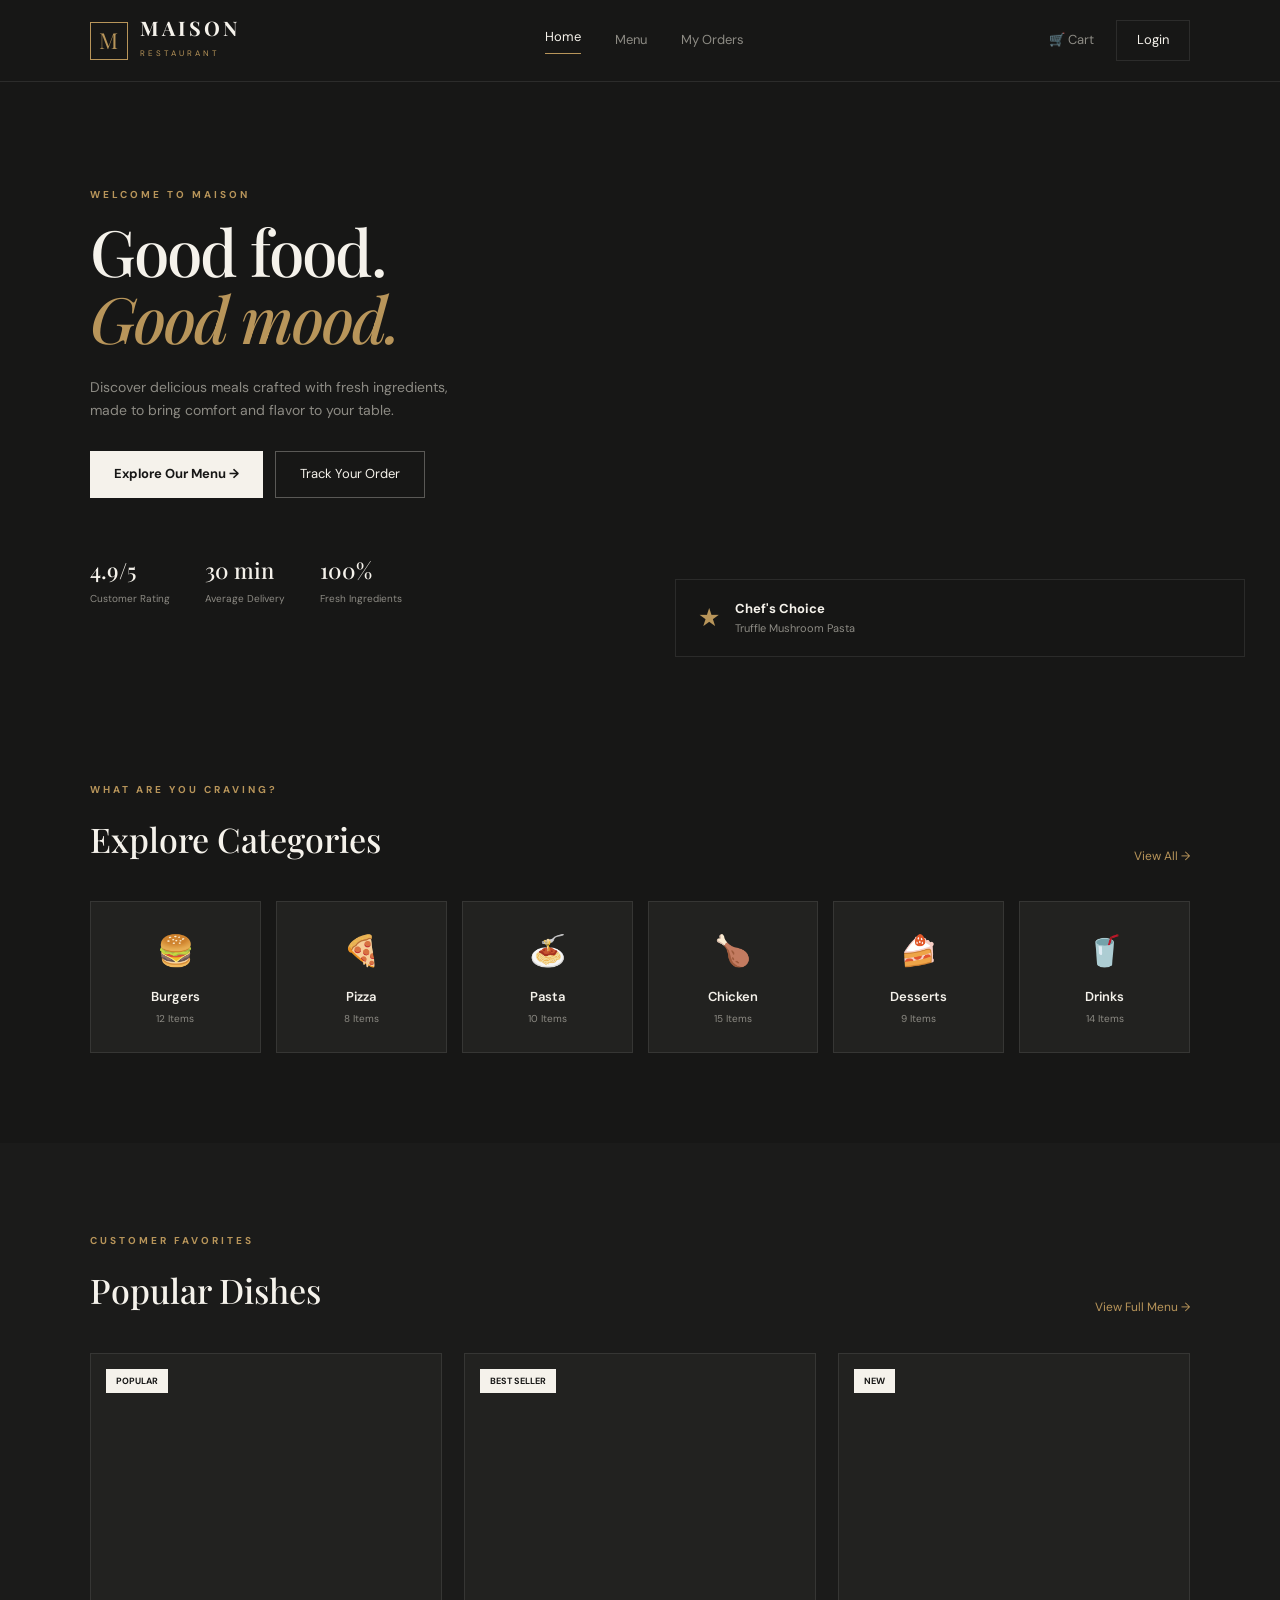
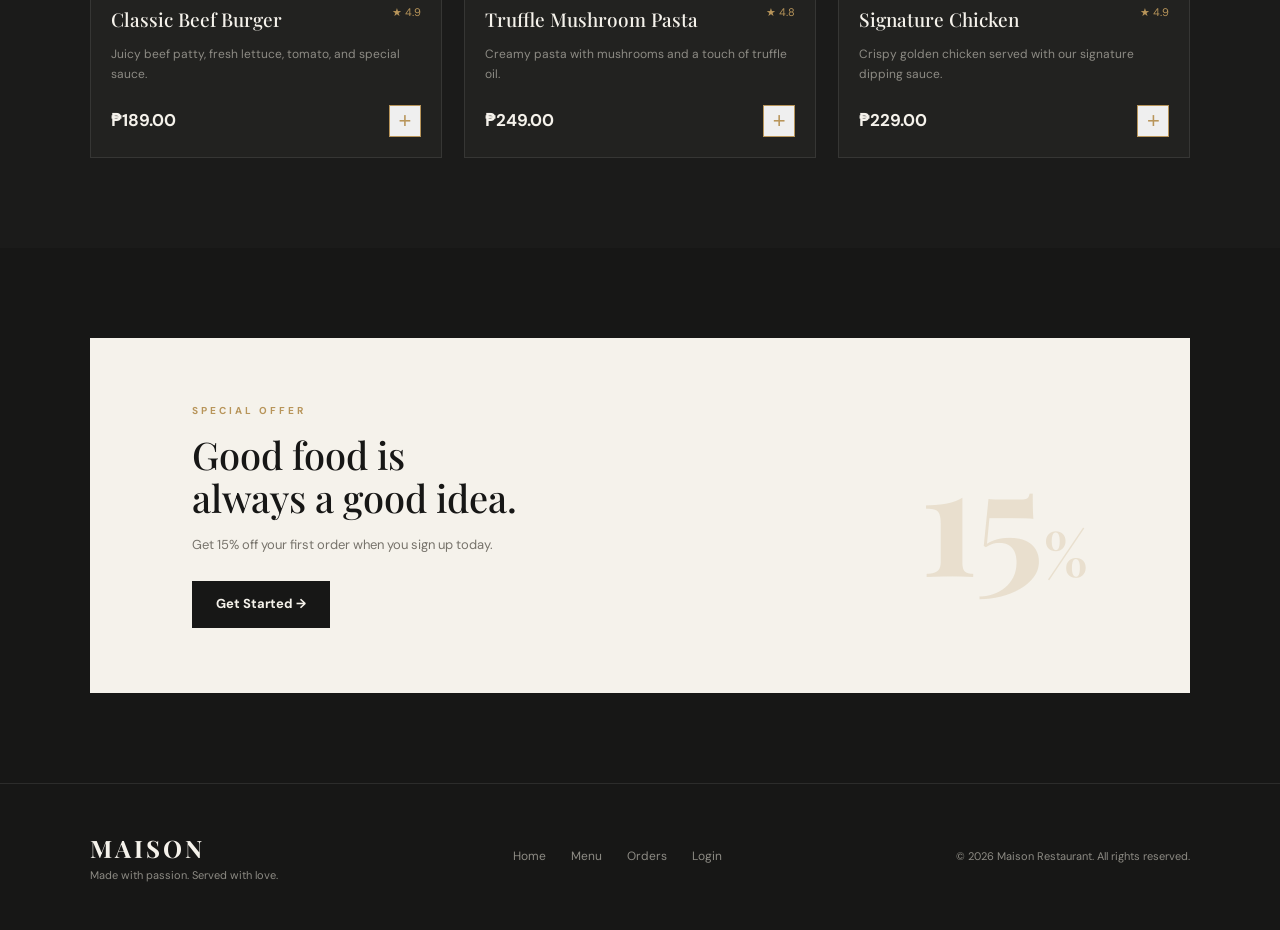
<file: index.html>
<!DOCTYPE html>
<html lang="en">

<head>
    <meta charset="UTF-8">
    <meta name="viewport" content="width=device-width, initial-scale=1.0">
    <title>Maison | Restaurant Ordering System</title>

    <link rel="stylesheet" href="style.css">
    <link rel="stylesheet" href="home.css">
</head>

<body>

    <header class="navbar">

        <div class="logo">

            <span class="logo-mark">M</span>

            <div>
                <h2>MAISON</h2>
                <small>RESTAURANT</small>
            </div>

        </div>

        <nav>
            <a href="index.html" class="active">Home</a>
            <a href="menu.html">Menu</a>
            <a href="orders.html">My Orders</a>
        </nav>

        <div class="nav-actions">
            <a href="cart.html" class="cart-link">🛒 Cart</a>
            <a href="login.html" class="login-btn">Login</a>
        </div>

    </header>


    <main>

        <section class="hero">

            <div class="hero-content">

                <p class="eyebrow">WELCOME TO MAISON</p>

                <h1>
                    Good food.<br>
                    <span>Good mood.</span>
                </h1>

                <p class="hero-description">
                    Discover delicious meals crafted with fresh ingredients,
                    made to bring comfort and flavor to your table.
                </p>

                <div class="hero-buttons">

                    <a href="menu.html" class="primary-btn">
                        Explore Our Menu →
                    </a>

                    <a href="orders.html" class="secondary-btn">
                        Track Your Order
                    </a>

                </div>

                <div class="hero-info">

                    <div>
                        <strong>4.9/5</strong>
                        <span>Customer Rating</span>
                    </div>

                    <div>
                        <strong>30 min</strong>
                        <span>Average Delivery</span>
                    </div>

                    <div>
                        <strong>100%</strong>
                        <span>Fresh Ingredients</span>
                    </div>

                </div>

            </div>


            <div class="hero-image">

                <div class="image-overlay"></div>

                <div class="floating-card">

                    <span>★</span>

                    <div>
                        <strong>Chef's Choice</strong>
                        <small>Truffle Mushroom Pasta</small>
                    </div>

                </div>

            </div>

        </section>


        <section class="section categories-section">

            <div class="section-heading">

                <div>
                    <p class="eyebrow">WHAT ARE YOU CRAVING?</p>
                    <h2>Explore Categories</h2>
                </div>

                <a href="menu.html" class="view-link">
                    View All →
                </a>

            </div>


            <div class="category-grid">

                <a href="menu.html" class="category-card">
                    <div class="category-icon">🍔</div>
                    <h3>Burgers</h3>
                    <p>12 Items</p>
                </a>

                <a href="menu.html" class="category-card">
                    <div class="category-icon">🍕</div>
                    <h3>Pizza</h3>
                    <p>8 Items</p>
                </a>

                <a href="menu.html" class="category-card">
                    <div class="category-icon">🍝</div>
                    <h3>Pasta</h3>
                    <p>10 Items</p>
                </a>

                <a href="menu.html" class="category-card">
                    <div class="category-icon">🍗</div>
                    <h3>Chicken</h3>
                    <p>15 Items</p>
                </a>

                <a href="menu.html" class="category-card">
                    <div class="category-icon">🍰</div>
                    <h3>Desserts</h3>
                    <p>9 Items</p>
                </a>

                <a href="menu.html" class="category-card">
                    <div class="category-icon">🥤</div>
                    <h3>Drinks</h3>
                    <p>14 Items</p>
                </a>

            </div>

        </section>


        <section class="section popular-section">

            <div class="section-heading">

                <div>
                    <p class="eyebrow">CUSTOMER FAVORITES</p>
                    <h2>Popular Dishes</h2>
                </div>

                <a href="menu.html" class="view-link">
                    View Full Menu →
                </a>

            </div>


            <div class="food-grid">


                <article class="food-card">

                    <div class="food-image food-one">
                        <span class="food-badge">Popular</span>
                    </div>

                    <div class="food-details">

                        <div class="food-title-row">
                            <h3>Classic Beef Burger</h3>
                            <span class="rating">★ 4.9</span>
                        </div>

                        <p>
                            Juicy beef patty, fresh lettuce, tomato, and special sauce.
                        </p>

                        <div class="food-bottom">

                            <strong>₱189.00</strong>

                            <button
                                type="button"
                                class="add-btn"
                                data-id="101">
                                +
                            </button>

                        </div>

                    </div>

                </article>


                <article class="food-card">

                    <div class="food-image food-two">
                        <span class="food-badge">Best Seller</span>
                    </div>

                    <div class="food-details">

                        <div class="food-title-row">
                            <h3>Truffle Mushroom Pasta</h3>
                            <span class="rating">★ 4.8</span>
                        </div>

                        <p>
                            Creamy pasta with mushrooms and a touch of truffle oil.
                        </p>

                        <div class="food-bottom">

                            <strong>₱249.00</strong>

                            <button
                                type="button"
                                class="add-btn"
                                data-id="102">
                                +
                            </button>

                        </div>

                    </div>

                </article>


                <article class="food-card">

                    <div class="food-image food-three">
                        <span class="food-badge">New</span>
                    </div>

                    <div class="food-details">

                        <div class="food-title-row">
                            <h3>Signature Chicken</h3>
                            <span class="rating">★ 4.9</span>
                        </div>

                        <p>
                            Crispy golden chicken served with our signature dipping sauce.
                        </p>

                        <div class="food-bottom">

                            <strong>₱229.00</strong>

                            <button
                                type="button"
                                class="add-btn"
                                data-id="103">
                                +
                            </button>

                        </div>

                    </div>

                </article>


            </div>

        </section>


        <section class="promo-section">

            <div class="promo-content">

                <p class="eyebrow">SPECIAL OFFER</p>

                <h2>
                    Good food is<br>
                    always a good idea.
                </h2>

                <p>
                    Get 15% off your first order when you sign up today.
                </p>

                <a href="register.html" class="primary-btn">
                    Get Started →
                </a>

            </div>

            <div class="promo-decoration">
                15<span>%</span>
            </div>

        </section>

    </main>


    <footer class="footer">

        <div class="footer-brand">

            <h2>MAISON</h2>

            <p>
                Made with passion. Served with love.
            </p>

        </div>


        <div class="footer-links">

            <a href="index.html">Home</a>
            <a href="menu.html">Menu</a>
            <a href="orders.html">Orders</a>
            <a href="login.html">Login</a>

        </div>


        <p class="copyright">
            © 2026 Maison Restaurant. All rights reserved.
        </p>

    </footer>


    <script src="index.js"></script>

</body>
</html>
</file>
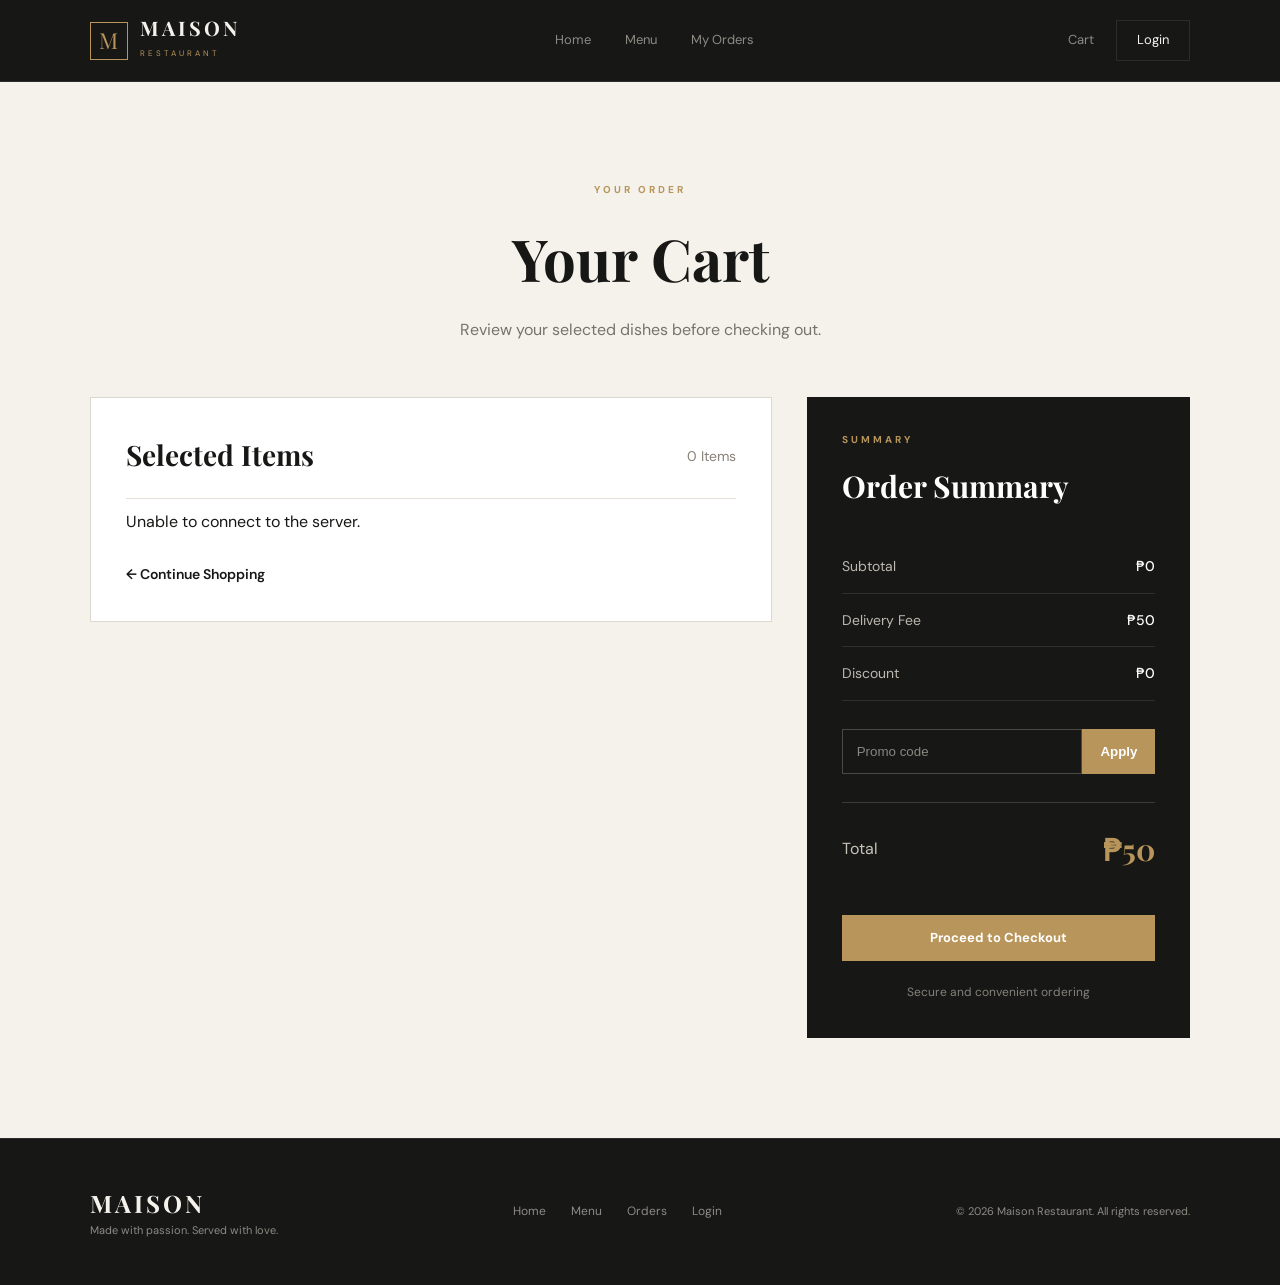
<file: cart.html>
<!DOCTYPE html>

<html lang="en">

<head>
    <meta charset="UTF-8">
    <meta name="viewport" content="width=device-width, initial-scale=1.0">

    <title>Your Cart | Maison Restaurant</title>

    <link rel="stylesheet" href="style.css">
    <link rel="stylesheet" href="cart.css">
</head>

<body>

<header class="navbar">

    <div class="logo">

        <span class="logo-mark">M</span>

        <div>
            <h2>MAISON</h2>
            <small>RESTAURANT</small>
        </div>

    </div>

    <nav>
        <a href="index.html">Home</a>
        <a href="menu.html">Menu</a>
        <a href="orders.html">My Orders</a>
    </nav>

    <div class="nav-actions">
        <a href="cart.html" class="cart-link">Cart</a>
        <a href="login.html" class="login-btn">Login</a>
    </div>

</header>

<main class="cart-page">

    <section class="cart-heading">

        <p class="eyebrow">YOUR ORDER</p>

        <h1>Your Cart</h1>

        <p>
            Review your selected dishes before checking out.
        </p>

    </section>

    <section class="cart-layout">

        <div class="cart-items-panel">

            <div class="panel-header">

                <h2>Selected Items</h2>

                <span id="cart-count">0 Items</span>

            </div>

            <div id="cart-items"></div>

            <a href="menu.html" class="continue-shopping">
                ← Continue Shopping
            </a>

        </div>

        <aside class="order-summary-card">

            <p class="eyebrow">SUMMARY</p>

            <h2>Order Summary</h2>

            <div class="summary-row">

                <span>Subtotal</span>

                <strong id="subtotal">₱0</strong>

            </div>

            <div class="summary-row">

                <span>Delivery Fee</span>

                <strong id="delivery-fee">₱50</strong>

            </div>

            <div class="summary-row">

                <span>Discount</span>

                <strong id="discount">₱0</strong>

            </div>

            <div class="promo-box">

                <input
                    type="text"
                    id="promo-code"
                    placeholder="Promo code"
                >

                <button type="button" id="promo-button">
                    Apply
                </button>

            </div>

            <div class="summary-total">

                <span>Total</span>

                <strong id="total">₱50</strong>

            </div>

            <a
                href="checkout.html"
                class="primary-btn checkout-btn"
                id="checkout-button"
            >
                Proceed to Checkout
            </a>

            <p class="secure-note">
                Secure and convenient ordering
            </p>

        </aside>

    </section>

</main>

<footer class="footer">

    <div class="footer-brand">

        <h2>MAISON</h2>

        <p>
            Made with passion. Served with love.
        </p>

    </div>

    <div class="footer-links">

        <a href="index.html">Home</a>
        <a href="menu.html">Menu</a>
        <a href="orders.html">Orders</a>
        <a href="login.html">Login</a>

    </div>

    <p class="copyright">
        © 2026 Maison Restaurant. All rights reserved.
    </p>

</footer>

<script src="cart.js"></script>

</body>

</html>
</file>
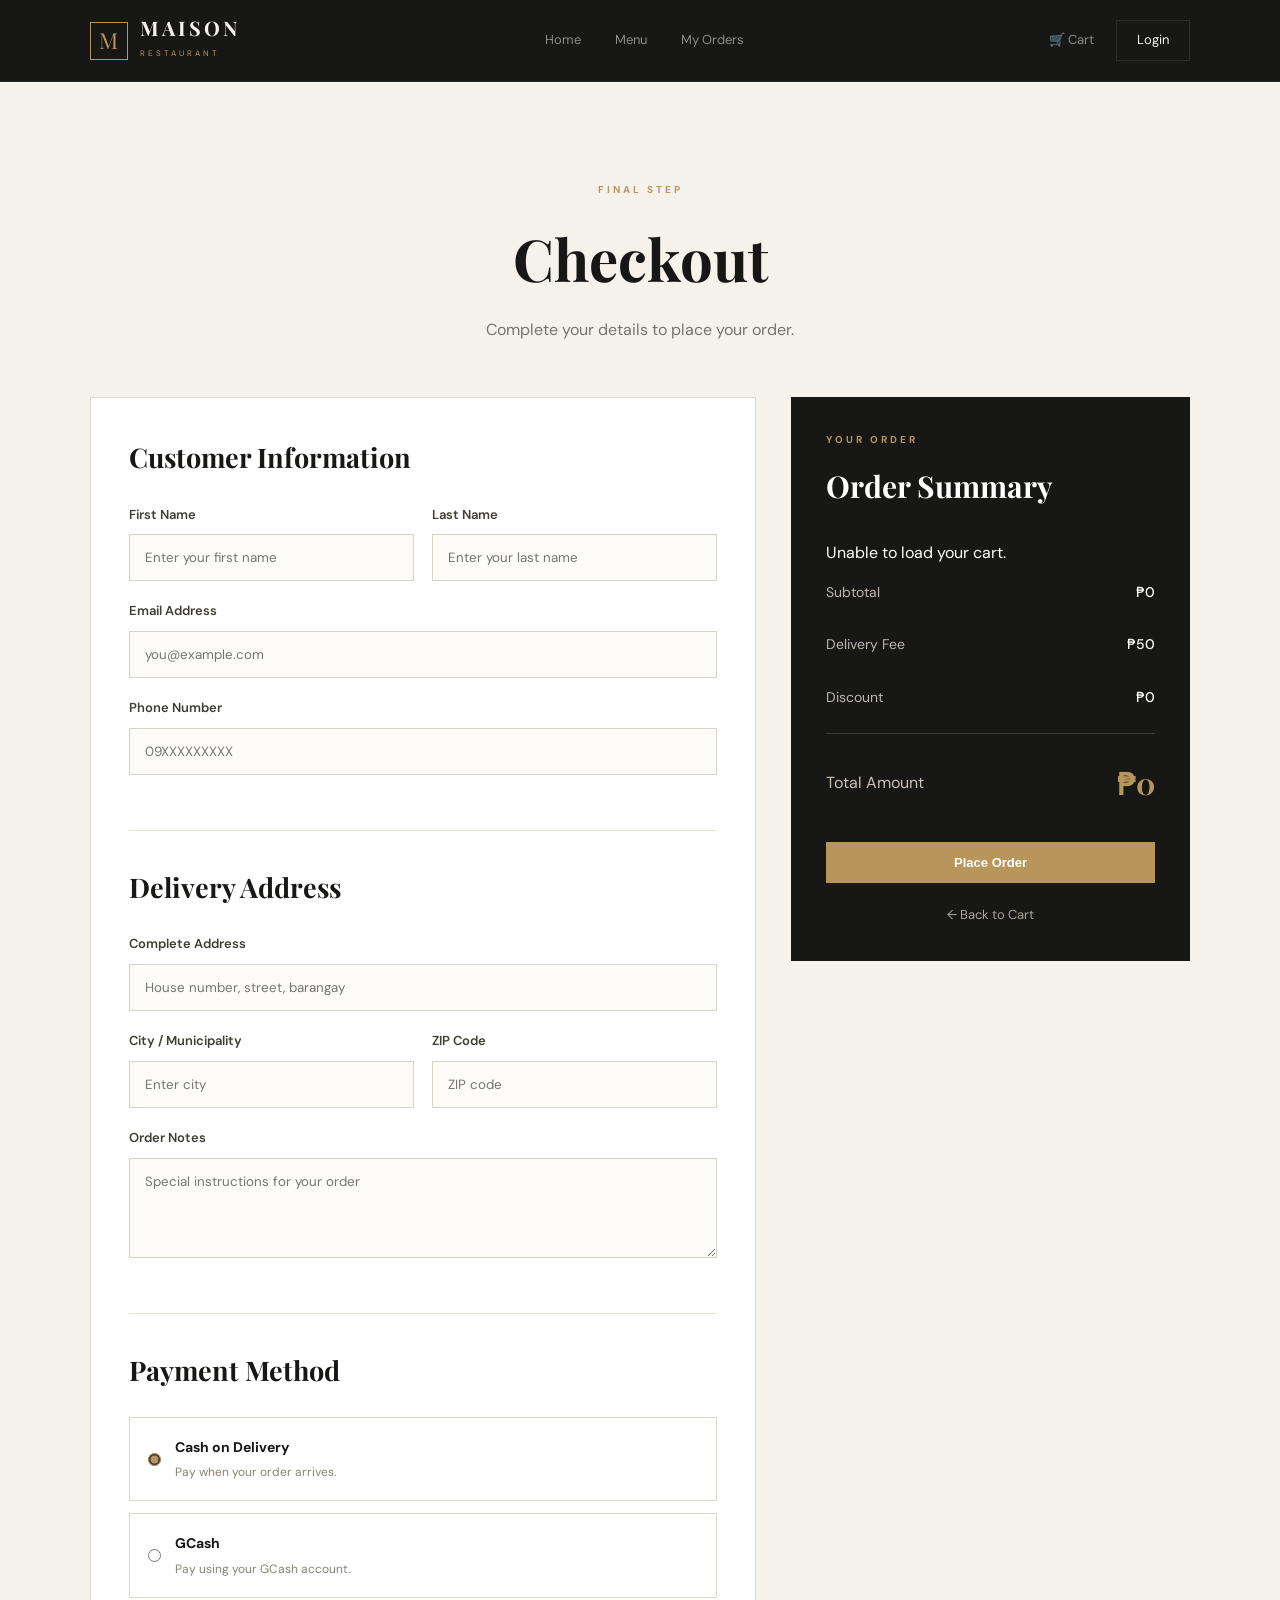
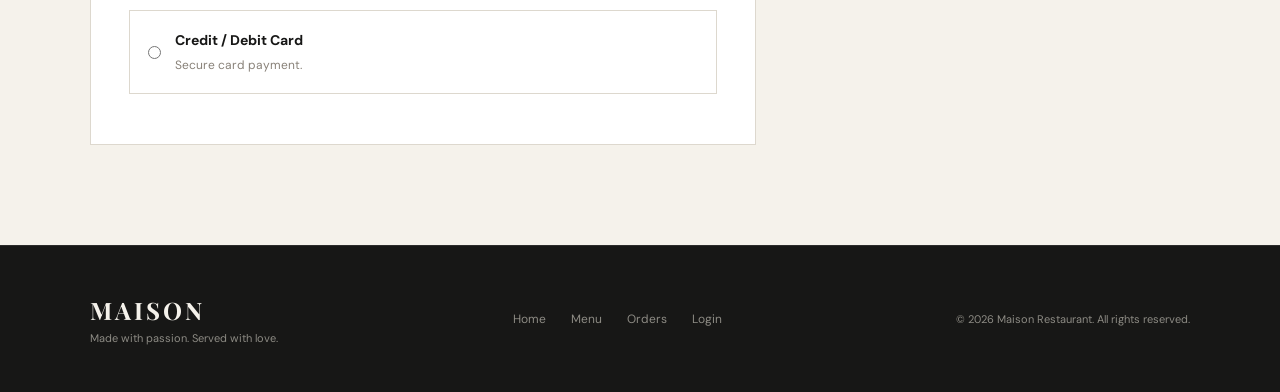
<file: checkout.html>
<!DOCTYPE html>
<html lang="en">

<head>
    <meta charset="UTF-8">
    <meta name="viewport" content="width=device-width, initial-scale=1.0">
    <title>Checkout | Maison Restaurant</title>
    <link rel="stylesheet" href="style.css">
    <link rel="stylesheet" href="checkout.css">
</head>

<body>

    <header class="navbar">

        <div class="logo">

            <span class="logo-mark">M</span>

            <div>
                <h2>MAISON</h2>
                <small>RESTAURANT</small>
            </div>

        </div>

        <nav>
            <a href="index.html">Home</a>
            <a href="menu.html">Menu</a>
            <a href="orders.html">My Orders</a>
        </nav>

        <div class="nav-actions">
            <a href="cart.html" class="cart-link">🛒 Cart</a>
            <a href="login.html" class="login-btn">Login</a>
        </div>

    </header>

    <main class="checkout-page">

        <section class="checkout-heading">

            <p class="eyebrow">FINAL STEP</p>

            <h1>Checkout</h1>

            <p>Complete your details to place your order.</p>

        </section>

        <section class="checkout-layout">

            <div class="checkout-form-card">

                <div class="form-section">

                    <h2>Customer Information</h2>

                    <div class="form-row">

                        <div class="form-group">

                            <label for="first-name">First Name</label>

                            <input
                                type="text"
                                id="first-name"
                                placeholder="Enter your first name"
                            >

                        </div>

                        <div class="form-group">

                            <label for="last-name">Last Name</label>

                            <input
                                type="text"
                                id="last-name"
                                placeholder="Enter your last name"
                            >

                        </div>

                    </div>

                    <div class="form-group">

                        <label for="email">Email Address</label>

                        <input
                            type="email"
                            id="email"
                            placeholder="you@example.com"
                        >

                    </div>

                    <div class="form-group">

                        <label for="phone">Phone Number</label>

                        <input
                            type="tel"
                            id="phone"
                            placeholder="09XXXXXXXXX"
                        >

                    </div>

                </div>

                <div class="form-section">

                    <h2>Delivery Address</h2>

                    <div class="form-group">

                        <label for="address">Complete Address</label>

                        <input
                            type="text"
                            id="address"
                            placeholder="House number, street, barangay"
                        >

                    </div>

                    <div class="form-row">

                        <div class="form-group">

                            <label for="city">City / Municipality</label>

                            <input
                                type="text"
                                id="city"
                                placeholder="Enter city"
                            >

                        </div>

                        <div class="form-group">

                            <label for="zip">ZIP Code</label>

                            <input
                                type="text"
                                id="zip"
                                placeholder="ZIP code"
                            >

                        </div>

                    </div>

                    <div class="form-group">

                        <label for="notes">Order Notes</label>

                        <textarea
                            id="notes"
                            placeholder="Special instructions for your order"
                        ></textarea>

                    </div>

                </div>

                <div class="form-section">

                    <h2>Payment Method</h2>

                    <label class="payment-option">

                        <input
                            type="radio"
                            name="payment"
                            value="Cash on Delivery"
                            checked
                        >

                        <span>
                            <strong>Cash on Delivery</strong>
                            <small>Pay when your order arrives.</small>
                        </span>

                    </label>

                    <label class="payment-option">

                        <input
                            type="radio"
                            name="payment"
                            value="GCash"
                        >

                        <span>
                            <strong>GCash</strong>
                            <small>Pay using your GCash account.</small>
                        </span>

                    </label>

                    <label class="payment-option">

                        <input
                            type="radio"
                            name="payment"
                            value="Credit / Debit Card"
                        >

                        <span>
                            <strong>Credit / Debit Card</strong>
                            <small>Secure card payment.</small>
                        </span>

                    </label>

                </div>

            </div>

            <aside class="checkout-summary">

                <p class="eyebrow">YOUR ORDER</p>

                <h2>Order Summary</h2>

                <div id="checkout-items"></div>

                <div class="checkout-line">

                    <span>Subtotal</span>

                    <strong id="checkout-subtotal">₱0</strong>

                </div>

                <div class="checkout-line">

                    <span>Delivery Fee</span>

                    <strong id="checkout-delivery">₱50</strong>

                </div>

                <div class="checkout-line">

                    <span>Discount</span>

                    <strong id="checkout-discount">₱0</strong>

                </div>

                <div class="checkout-total">

                    <span>Total Amount</span>

                    <strong id="checkout-total">₱0</strong>

                </div>

                <button
                    type="button"
                    id="place-order-btn"
                    class="primary-btn place-order-btn"
                >
                    Place Order
                </button>

                <a href="cart.html" class="back-cart">
                    ← Back to Cart
                </a>

            </aside>

        </section>

    </main>

    <footer class="footer">

        <div class="footer-brand">

            <h2>MAISON</h2>

            <p>Made with passion. Served with love.</p>

        </div>

        <div class="footer-links">

            <a href="index.html">Home</a>
            <a href="menu.html">Menu</a>
            <a href="orders.html">Orders</a>
            <a href="login.html">Login</a>

        </div>

        <p class="copyright">
            © 2026 Maison Restaurant. All rights reserved.
        </p>

    </footer>

    <script src="checkout.js"></script>

</body>

</html>
</file>
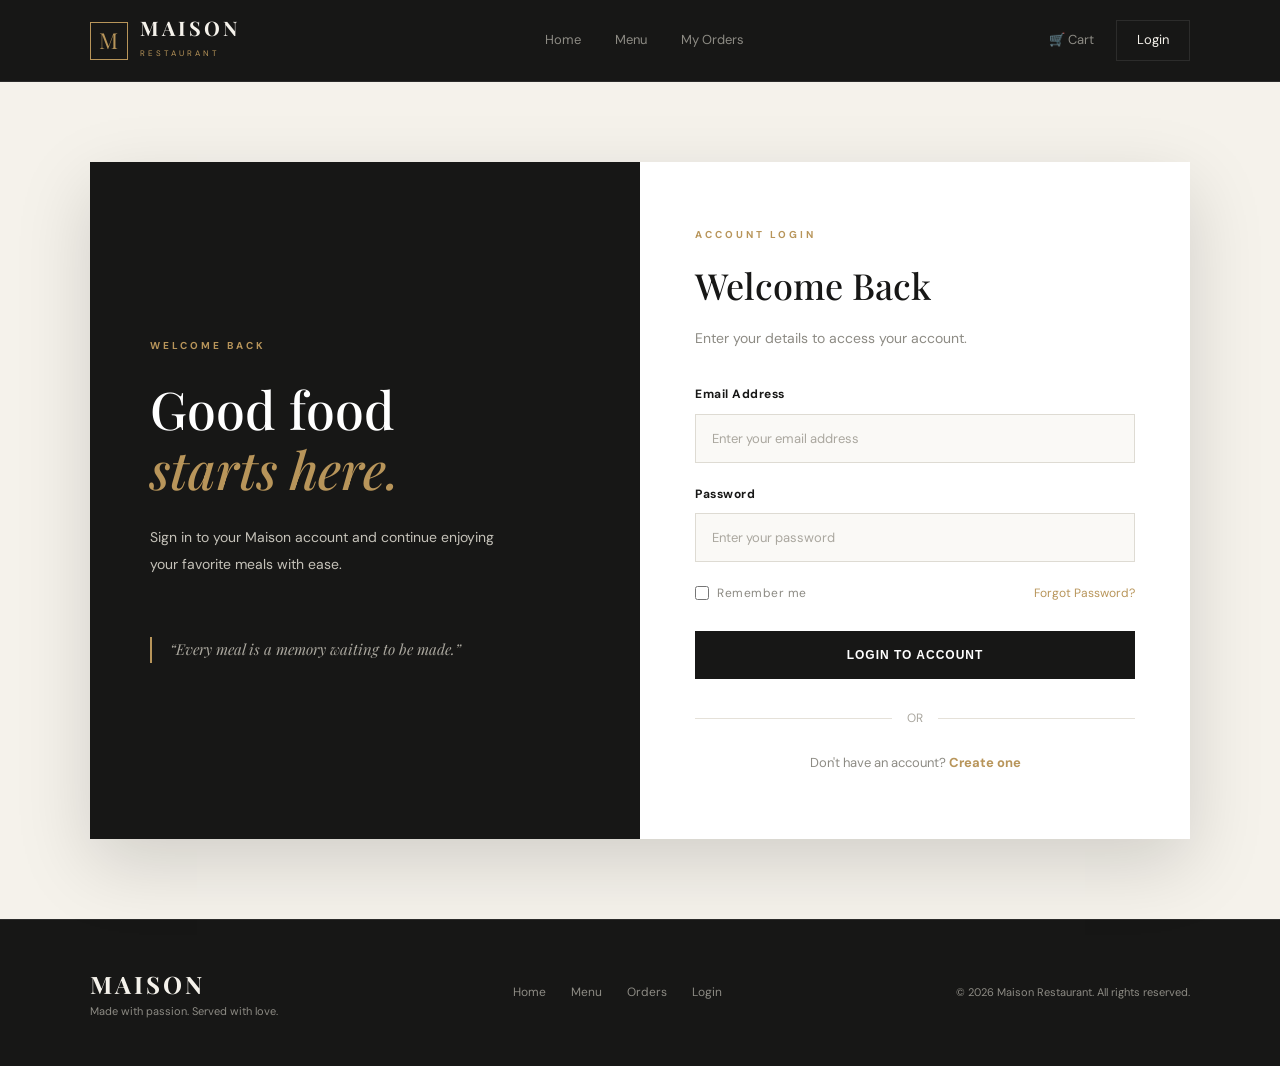
<file: login.html>
<!DOCTYPE html>

<html lang="en">

<head>

    <meta charset="UTF-8">
    <meta name="viewport" content="width=device-width, initial-scale=1.0">

    <title>Login | Maison Restaurant</title>

    <link rel="stylesheet" href="style.css">
    <link rel="stylesheet" href="auth.css">

</head>

<body>

    <header class="navbar">

        <div class="logo">

            <span class="logo-mark">M</span>

            <div>

                <h2>MAISON</h2>
                <small>RESTAURANT</small>

            </div>

        </div>

        <nav>

            <a href="index.html">Home</a>
            <a href="menu.html">Menu</a>
            <a href="orders.html">My Orders</a>

        </nav>

        <div class="nav-actions">

            <a href="cart.html" class="cart-link">🛒 Cart</a>
            <a href="login.html" class="login-btn">Login</a>

        </div>

    </header>

    <main class="auth-page">

        <section class="auth-wrapper">

            <div class="auth-visual">

                <p class="eyebrow">WELCOME BACK</p>

                <h1>

                    Good food<br>
                    <span>starts here.</span>

                </h1>

                <p class="auth-visual-text">

                    Sign in to your Maison account and continue
                    enjoying your favorite meals with ease.

                </p>

                <div class="auth-quote">

                    “Every meal is a memory waiting to be made.”

                </div>

            </div>

            <div class="auth-card">

                <p class="eyebrow">ACCOUNT LOGIN</p>

                <h2>Welcome Back</h2>

                <p class="auth-description">

                    Enter your details to access your account.

                </p>

                <form class="auth-form" id="login-form">

                    <div class="form-group">

                        <label for="email">Email Address</label>

                        <input
                            type="email"
                            id="email"
                            placeholder="Enter your email address"
                            required
                        >

                    </div>

                    <div class="form-group">

                        <label for="password">Password</label>

                        <input
                            type="password"
                            id="password"
                            placeholder="Enter your password"
                            required
                        >

                    </div>

                    <div class="auth-options">

                        <label class="remember-me">

                            <input
                                type="checkbox"
                                id="remember-me"
                            >

                            <span>Remember me</span>

                        </label>

                        <a href="#" class="forgot-link">

                            Forgot Password?

                        </a>

                    </div>

                    <button
                        type="submit"
                        class="auth-submit"
                    >

                        Login to Account

                    </button>

                    <p
                        id="login-message"
                        class="login-message"
                    ></p>

                </form>

                <div class="auth-divider">

                    <span>or</span>

                </div>

                <p class="auth-switch">

                    Don't have an account?

                    <a href="register.html">Create one</a>

                </p>

            </div>

        </section>

    </main>

    <footer class="footer">

        <div class="footer-brand">

            <h2>MAISON</h2>

            <p>
                Made with passion. Served with love.
            </p>

        </div>

        <div class="footer-links">

            <a href="index.html">Home</a>
            <a href="menu.html">Menu</a>
            <a href="orders.html">Orders</a>
            <a href="login.html">Login</a>

        </div>

        <p class="copyright">

            © 2026 Maison Restaurant. All rights reserved.

        </p>

    </footer>

    <script src="login.js"></script>

</body>

</html>
</file>
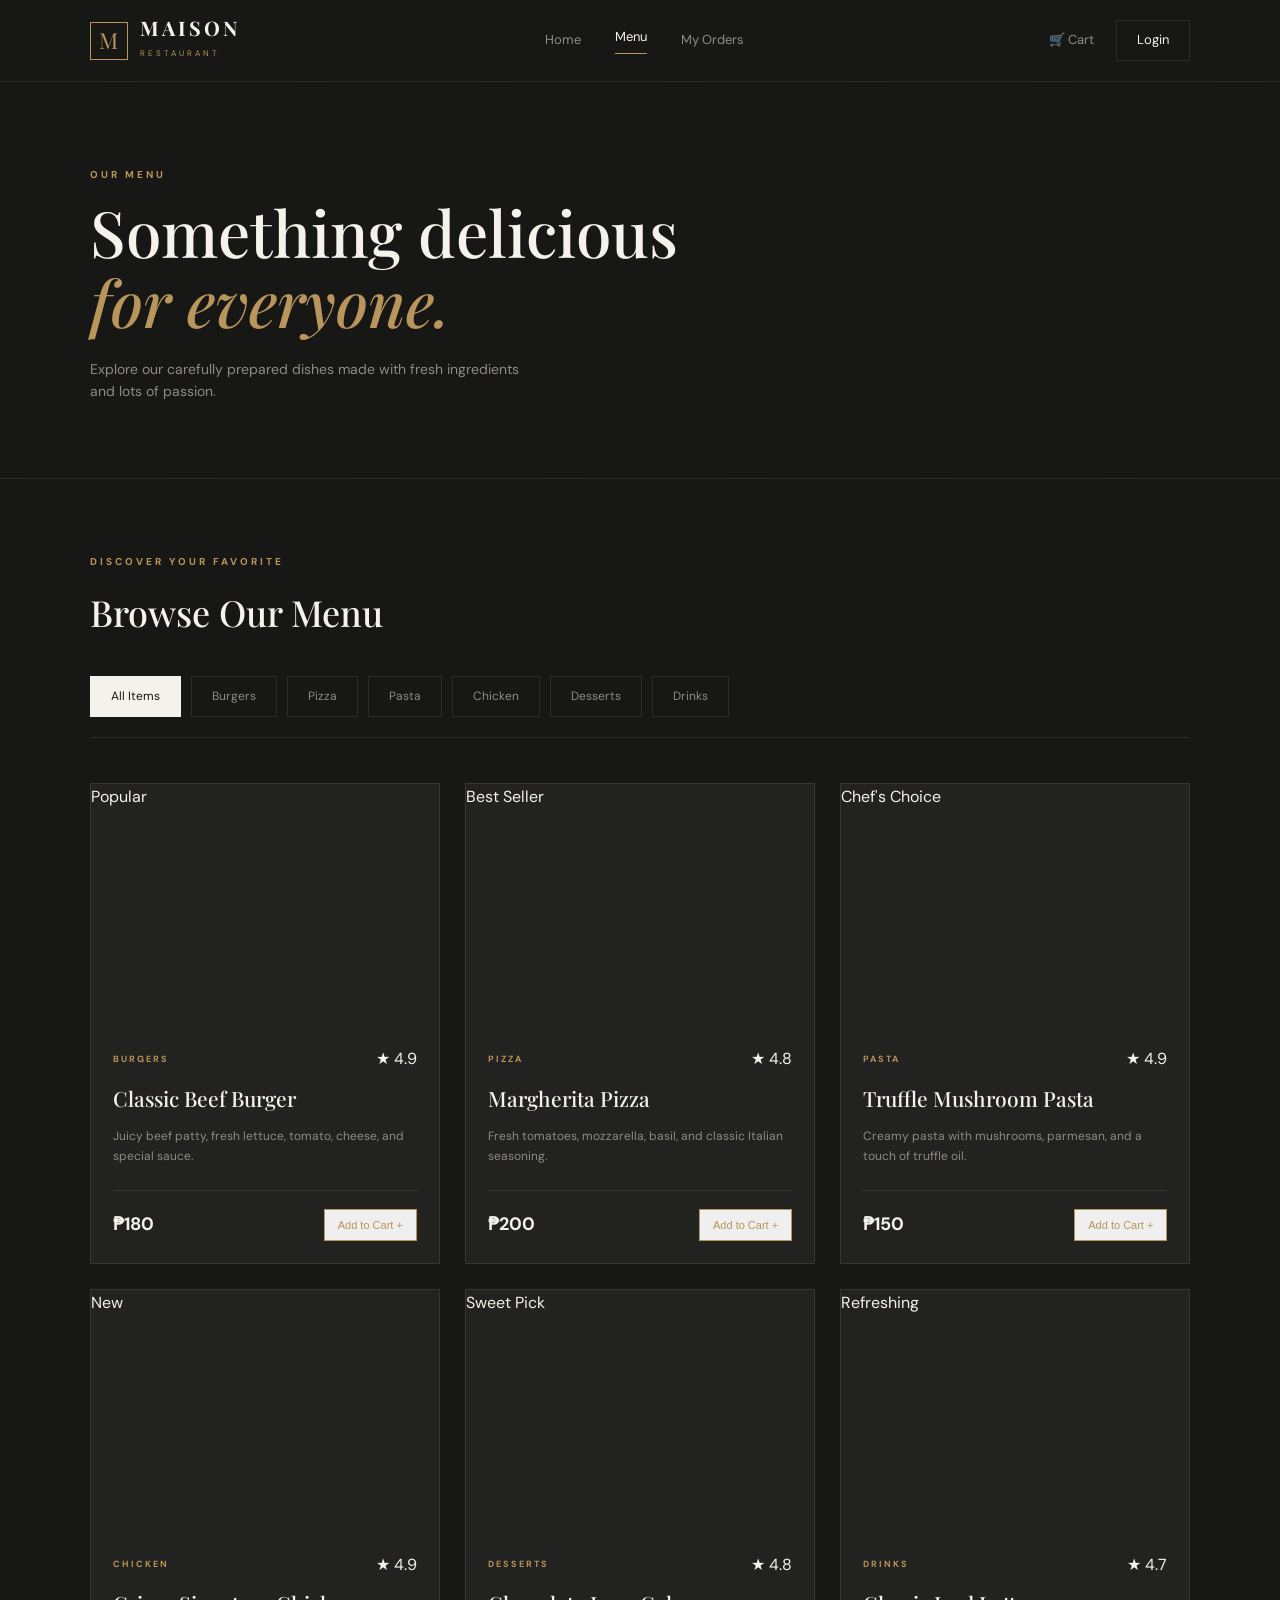
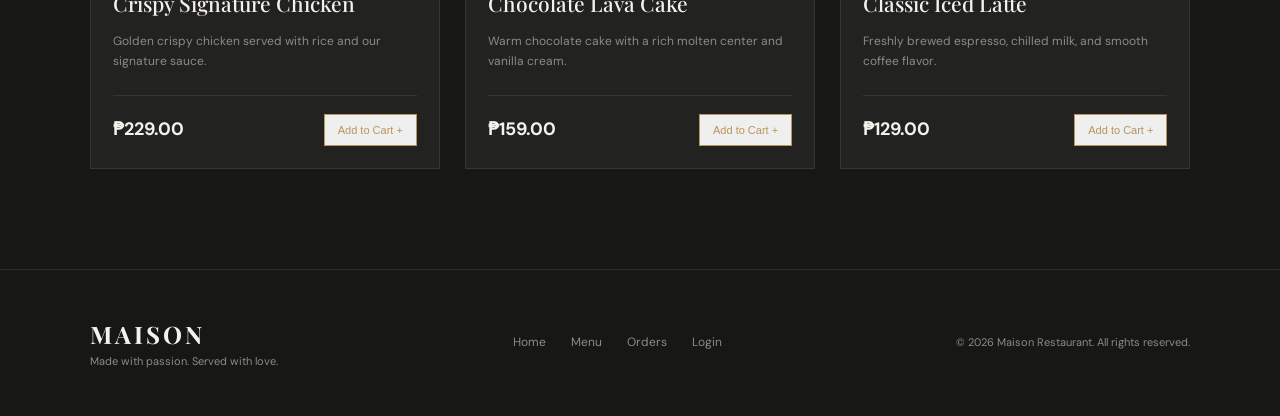
<file: menu.html>
<!DOCTYPE html>

<html lang="en">

<head>

    <meta charset="UTF-8">

    <meta name="viewport" content="width=device-width, initial-scale=1.0">

    <title>Menu | Maison Restaurant</title>

    <link rel="stylesheet" href="style.css">

    <link rel="stylesheet" href="menu.css">

</head>

<body>

    <header class="navbar">

        <div class="logo">

            <span class="logo-mark">M</span>

            <div>

                <h2>MAISON</h2>

                <small>RESTAURANT</small>

            </div>

        </div>

        <nav>

            <a href="index.html">Home</a>

            <a href="menu.html" class="active">Menu</a>

            <a href="orders.html">My Orders</a>

        </nav>

        <div class="nav-actions">

            <a href="cart.html" class="cart-link">🛒 Cart</a>

            <a href="login.html" class="login-btn">Login</a>

        </div>

    </header>

    <main class="menu-page">

        <section class="menu-hero">

            <p class="eyebrow">OUR MENU</p>

            <h1>

                Something delicious

                <br>

                <span>for everyone.</span>

            </h1>

            <p>

                Explore our carefully prepared dishes made with fresh ingredients and lots of passion.

            </p>

        </section>

        <section class="menu-content">

            <div class="menu-heading">

                <div>

                    <p class="eyebrow">DISCOVER YOUR FAVORITE</p>

                    <h2>Browse Our Menu</h2>

                </div>

            </div>

            <div class="category-tabs">

                <a href="#all" class="category-tab active">All Items</a>

                <a href="#burgers" class="category-tab">Burgers</a>

                <a href="#pizza" class="category-tab">Pizza</a>

                <a href="#pasta" class="category-tab">Pasta</a>

                <a href="#chicken" class="category-tab">Chicken</a>

                <a href="#desserts" class="category-tab">Desserts</a>

                <a href="#drinks" class="category-tab">Drinks</a>

            </div>

            <div class="menu-grid">

                <article class="menu-food-card" id="burgers">

                    <div class="menu-food-image menu-img-one">

                        <span class="food-badge">Popular</span>

                    </div>

                    <div class="menu-food-details">

                        <div class="menu-food-top">

                            <span class="menu-category">BURGERS</span>

                            <span class="rating">★ 4.9</span>

                        </div>

                        <h3>Classic Beef Burger</h3>

                        <p>

                            Juicy beef patty, fresh lettuce, tomato, cheese, and special sauce.

                        </p>

                        <div class="menu-food-bottom">

                            <strong>₱180</strong>

                            <button
                                type="button"
                                class="menu-add-btn"
                                data-id="101"
                            >

                                Add to Cart +

                            </button>

                        </div>

                    </div>

                </article>

                <article class="menu-food-card" id="pizza">

                    <div class="menu-food-image menu-img-two">

                        <span class="food-badge">Best Seller</span>

                    </div>

                    <div class="menu-food-details">

                        <div class="menu-food-top">

                            <span class="menu-category">PIZZA</span>

                            <span class="rating">★ 4.8</span>

                        </div>

                        <h3>Margherita Pizza</h3>

                        <p>

                            Fresh tomatoes, mozzarella, basil, and classic Italian seasoning.

                        </p>

                        <div class="menu-food-bottom">

                            <strong>₱200</strong>

                            <button
                                type="button"
                                class="menu-add-btn"
                                data-id="102"
                            >

                                Add to Cart +

                            </button>

                        </div>

                    </div>

                </article>

                <article class="menu-food-card" id="pasta">

                    <div class="menu-food-image menu-img-three">

                        <span class="food-badge">Chef's Choice</span>

                    </div>

                    <div class="menu-food-details">

                        <div class="menu-food-top">

                            <span class="menu-category">PASTA</span>

                            <span class="rating">★ 4.9</span>

                        </div>

                        <h3>Truffle Mushroom Pasta</h3>

                        <p>

                            Creamy pasta with mushrooms, parmesan, and a touch of truffle oil.

                        </p>

                        <div class="menu-food-bottom">

                            <strong>₱150</strong>

                            <button
                                type="button"
                                class="menu-add-btn"
                                data-id="103"
                            >

                                Add to Cart +

                            </button>

                        </div>

                    </div>

                </article>

                <article class="menu-food-card" id="chicken">

                    <div class="menu-food-image menu-img-four">

                        <span class="food-badge">New</span>

                    </div>

                    <div class="menu-food-details">

                        <div class="menu-food-top">

                            <span class="menu-category">CHICKEN</span>

                            <span class="rating">★ 4.9</span>

                        </div>

                        <h3>Crispy Signature Chicken</h3>

                        <p>

                            Golden crispy chicken served with rice and our signature sauce.

                        </p>

                        <div class="menu-food-bottom">

                            <strong>₱229.00</strong>

                            <button
                                type="button"
                                class="menu-add-btn"
                                data-id="104"
                            >

                                Add to Cart +

                            </button>

                        </div>

                    </div>

                </article>

                <article class="menu-food-card" id="desserts">

                    <div class="menu-food-image menu-img-five">

                        <span class="food-badge">Sweet Pick</span>

                    </div>

                    <div class="menu-food-details">

                        <div class="menu-food-top">

                            <span class="menu-category">DESSERTS</span>

                            <span class="rating">★ 4.8</span>

                        </div>

                        <h3>Chocolate Lava Cake</h3>

                        <p>

                            Warm chocolate cake with a rich molten center and vanilla cream.

                        </p>

                        <div class="menu-food-bottom">

                            <strong>₱159.00</strong>

                            <button
                                type="button"
                                class="menu-add-btn"
                                data-id="105"
                            >

                                Add to Cart +

                            </button>

                        </div>

                    </div>

                </article>

                <article class="menu-food-card" id="drinks">

                    <div class="menu-food-image menu-img-six">

                        <span class="food-badge">Refreshing</span>

                    </div>

                    <div class="menu-food-details">

                        <div class="menu-food-top">

                            <span class="menu-category">DRINKS</span>

                            <span class="rating">★ 4.7</span>

                        </div>

                        <h3>Classic Iced Latte</h3>

                        <p>

                            Freshly brewed espresso, chilled milk, and smooth coffee flavor.

                        </p>

                        <div class="menu-food-bottom">

                            <strong>₱129.00</strong>

                            <button
                                type="button"
                                class="menu-add-btn"
                                data-id="106"
                            >

                                Add to Cart +

                            </button>

                        </div>

                    </div>

                </article>

            </div>

        </section>

    </main>

    <footer class="footer">

        <div class="footer-brand">

            <h2>MAISON</h2>

            <p>

                Made with passion. Served with love.

            </p>

        </div>

        <div class="footer-links">

            <a href="index.html">Home</a>

            <a href="menu.html">Menu</a>

            <a href="orders.html">Orders</a>

            <a href="login.html">Login</a>

        </div>

        <p class="copyright">

            © 2026 Maison Restaurant. All rights reserved.

        </p>

    </footer>

    <script src="menu.js"></script>

</body>

</html>
</file>
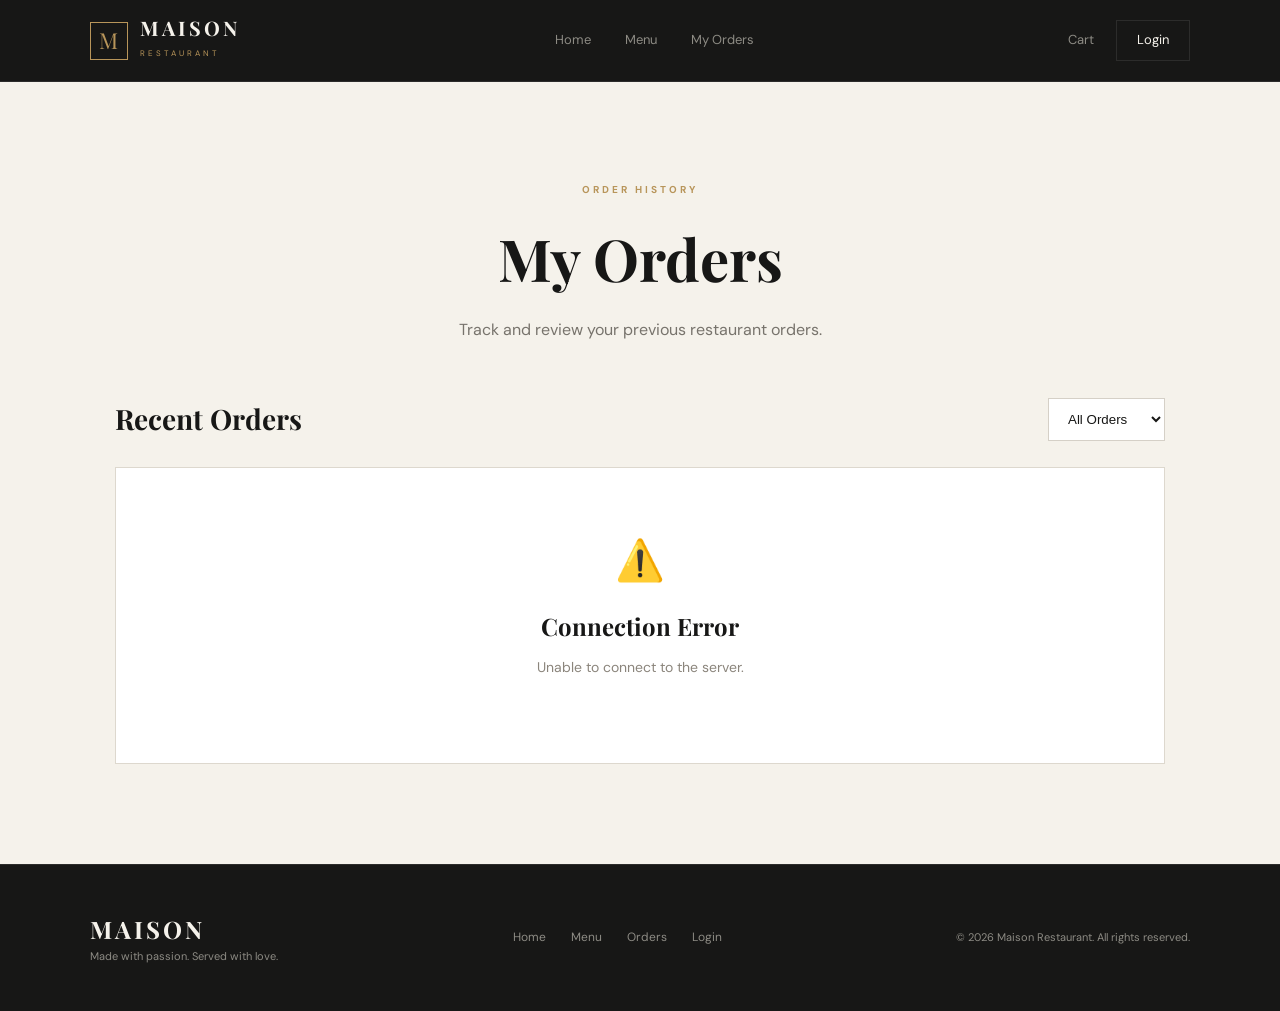
<file: orders.html>
<!DOCTYPE html>
<html lang="en">
<head>
    <meta charset="UTF-8">
    <meta name="viewport" content="width=device-width, initial-scale=1.0">
    <title>My Orders | Maison Restaurant</title>
    <link rel="stylesheet" href="style.css">
    <link rel="stylesheet" href="orders.css">
</head>
<body>
    <header class="navbar">
        <div class="logo">
            <span class="logo-mark">M</span>
            <div>
                <h2>MAISON</h2>
                <small>RESTAURANT</small>
            </div>
        </div>
        <nav>
            <a href="index.html">Home</a>
            <a href="menu.html">Menu</a>
            <a href="orders.html">My Orders</a>
        </nav>
        <div class="nav-actions">
            <a href="cart.html" class="cart-link">Cart</a>
            <a href="login.html" class="login-btn">Login</a>
        </div>
    </header>
    <main class="orders-page">
        <section class="orders-heading">
            <p class="eyebrow">ORDER HISTORY</p>
            <h1>My Orders</h1>
            <p>Track and review your previous restaurant orders.</p>
        </section>
        <section class="orders-container">
            <div class="orders-topbar">
                <h2>Recent Orders</h2>
                <select id="order-filter">
                    <option value="all">All Orders</option>
                    <option value="completed">Completed</option>
                    <option value="preparing">Preparing</option>
                    <option value="cancelled">Cancelled</option>
                </select>
            </div>
            <div id="orders-container"></div>
        </section>
    </main>
    <footer class="footer">
        <div class="footer-brand">
            <h2>MAISON</h2>
            <p>Made with passion. Served with love.</p>
        </div>
        <div class="footer-links">
            <a href="index.html">Home</a>
            <a href="menu.html">Menu</a>
            <a href="orders.html">Orders</a>
            <a href="login.html">Login</a>
        </div>
        <p class="copyright">
            © 2026 Maison Restaurant. All rights reserved.
        </p>
    </footer>
    <script src="orders.js"></script>
</body>
</html>
</file>
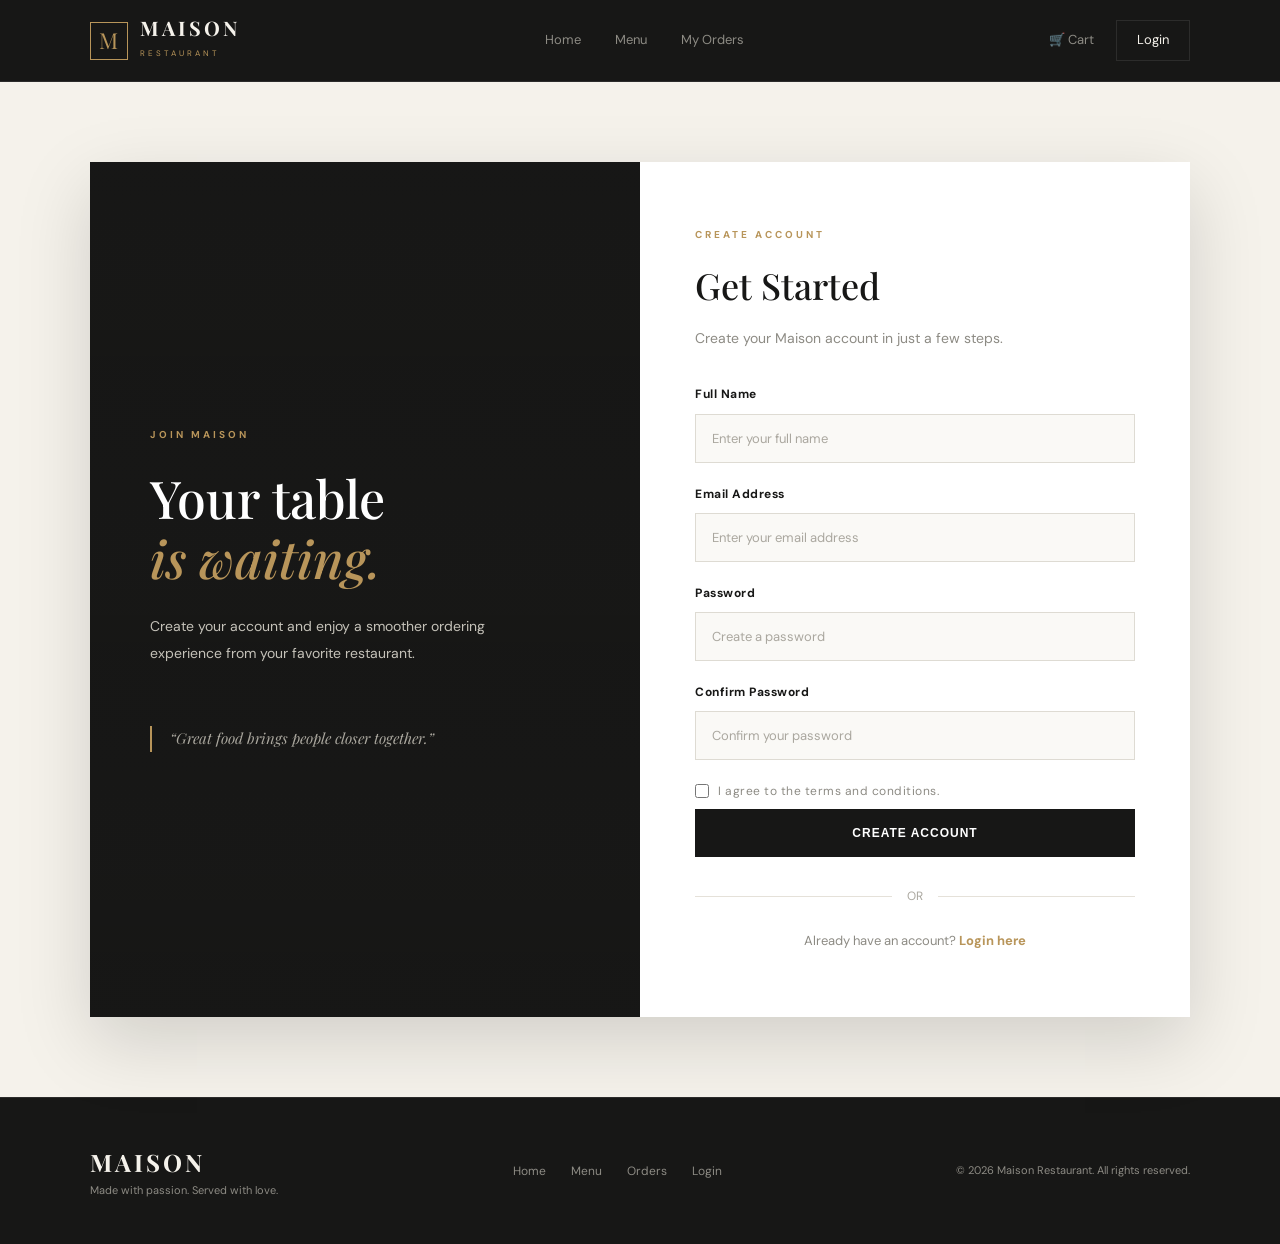
<file: register.html>
<!DOCTYPE html>

<html lang="en">

<head>

    <meta charset="UTF-8">

    <meta name="viewport" content="width=device-width, initial-scale=1.0">

    <title>Create Account | Maison Restaurant</title>

    <link rel="stylesheet" href="style.css">

    <link rel="stylesheet" href="auth.css">

</head>

<body>

    <header class="navbar">

        <div class="logo">

            <span class="logo-mark">M</span>

            <div>

                <h2>MAISON</h2>

                <small>RESTAURANT</small>

            </div>

        </div>

        <nav>

            <a href="index.html">Home</a>

            <a href="menu.html">Menu</a>

            <a href="orders.html">My Orders</a>

        </nav>

        <div class="nav-actions">

            <a href="cart.html" class="cart-link">🛒 Cart</a>

            <a href="login.html" class="login-btn">Login</a>

        </div>

    </header>

    <main class="auth-page">

        <section class="auth-wrapper">

            <div class="auth-visual">

                <p class="eyebrow">JOIN MAISON</p>

                <h1>

                    Your table
                    <br>

                    <span>is waiting.</span>

                </h1>

                <p class="auth-visual-text">

                    Create your account and enjoy a smoother
                    ordering experience from your favorite restaurant.

                </p>

                <div class="auth-quote">

                    “Great food brings people closer together.”

                </div>

            </div>

            <div class="auth-card">

                <p class="eyebrow">CREATE ACCOUNT</p>

                <h2>Get Started</h2>

                <p class="auth-description">

                    Create your Maison account in just a few steps.

                </p>

                <form class="auth-form" id="register-form">

                    <div class="form-group">

                        <label for="fullname">Full Name</label>

                        <input
                            type="text"
                            id="fullname"
                            placeholder="Enter your full name"
                            required
                        >

                    </div>

                    <div class="form-group">

                        <label for="register-email">

                            Email Address

                        </label>

                        <input
                            type="email"
                            id="register-email"
                            placeholder="Enter your email address"
                            required
                        >

                    </div>

                    <div class="form-group">

                        <label for="register-password">

                            Password

                        </label>

                        <input
                            type="password"
                            id="register-password"
                            placeholder="Create a password"
                            required
                        >

                    </div>

                    <div class="form-group">

                        <label for="confirm-password">

                            Confirm Password

                        </label>

                        <input
                            type="password"
                            id="confirm-password"
                            placeholder="Confirm your password"
                            required
                        >

                    </div>

                    <label class="terms-check">

                        <input
                            type="checkbox"
                            id="terms"
                            required
                        >

                        <span>

                            I agree to the terms and conditions.

                        </span>

                    </label>

                    <button
                        type="submit"
                        class="auth-submit"
                    >

                        Create Account

                    </button>

                    <p
                        id="register-message"
                        class="login-message"
                    ></p>

                </form>

                <div class="auth-divider">

                    <span>or</span>

                </div>

                <p class="auth-switch">

                    Already have an account?

                    <a href="login.html">Login here</a>

                </p>

            </div>

        </section>

    </main>

    <footer class="footer">

        <div class="footer-brand">

            <h2>MAISON</h2>

            <p>

                Made with passion. Served with love.

            </p>

        </div>

        <div class="footer-links">

            <a href="index.html">Home</a>

            <a href="menu.html">Menu</a>

            <a href="orders.html">Orders</a>

            <a href="login.html">Login</a>

        </div>

        <p class="copyright">

            © 2026 Maison Restaurant. All rights reserved.

        </p>

    </footer>

    <script src="register.js"></script>

</body>

</html>
</file>
<file: style.css>
@import url('https://fonts.googleapis.com/css2?family=DM+Sans:wght@400;500;600;700&family=Playfair+Display:wght@500;600;700&display=swap');

:root {
    --dark: #171716;
    --dark-soft: #222220;
    --cream: #f5f2eb;
    --cream-dark: #e8e3d9;
    --white: #ffffff;
    --gold: #b8955a;
    --text-muted: #8d8b84;
    --border: rgba(255, 255, 255, 0.09);
}

* {
    margin: 0;
    padding: 0;
    box-sizing: border-box;
}

html {
    scroll-behavior: smooth;
    overflow-x: hidden;
}

body {
    background: var(--dark);
    color: var(--cream);
    font-family: 'DM Sans', sans-serif;
    line-height: 1.6;
    min-width: 280px;
    overflow-x: hidden;
}

img {
    max-width: 100%;
    height: auto;
    display: block;
}

a {
    text-decoration: none;
    color: inherit;
}

button,
a,
input,
select,
textarea {
    transition: 0.3s ease;
}

button,
a {
    cursor: pointer;
}

.navbar {
    min-height: 82px;
    padding: 0 7%;
    display: flex;
    align-items: center;
    justify-content: space-between;
    gap: 25px;
    border-bottom: 1px solid var(--border);
    background: var(--dark);
    position: relative;
    z-index: 100;
}

.logo {
    display: flex;
    align-items: center;
    gap: 12px;
    flex-shrink: 0;
}

.logo-mark {
    width: 38px;
    height: 38px;
    border: 1px solid var(--gold);
    color: var(--gold);
    display: flex;
    align-items: center;
    justify-content: center;
    font-family: 'Playfair Display', serif;
    font-size: 22px;
}

.logo h2 {
    font-family: 'Playfair Display', serif;
    font-size: 20px;
    letter-spacing: 3px;
    line-height: 1;
}

.logo small {
    color: var(--gold);
    font-size: 8px;
    letter-spacing: 3px;
}

.navbar nav {
    display: flex;
    align-items: center;
    justify-content: center;
    gap: 34px;
}

.navbar nav a {
    color: var(--text-muted);
    font-size: 13px;
    white-space: nowrap;
}

.navbar nav a:hover,
.navbar nav a.active {
    color: var(--cream);
}

.navbar nav a.active {
    border-bottom: 1px solid var(--gold);
    padding-bottom: 5px;
}

.nav-actions {
    display: flex;
    align-items: center;
    gap: 22px;
    flex-shrink: 0;
}

.cart-link {
    font-size: 13px;
    color: var(--text-muted);
    white-space: nowrap;
}

.cart-link:hover {
    color: var(--cream);
}

.login-btn {
    border: 1px solid var(--border);
    padding: 9px 20px;
    font-size: 13px;
    white-space: nowrap;
}

.login-btn:hover {
    border-color: var(--gold);
    color: var(--gold);
}

.primary-btn {
    display: inline-block;
    background: var(--cream);
    color: var(--dark);
    padding: 13px 24px;
    font-size: 13px;
    font-weight: 700;
    border: none;
    text-align: center;
}

.primary-btn:hover {
    background: var(--gold);
    color: var(--white);
}

.secondary-btn {
    display: inline-block;
    border: 1px solid rgba(245, 242, 235, 0.3);
    padding: 12px 24px;
    font-size: 13px;
    text-align: center;
}

.secondary-btn:hover {
    border-color: var(--cream);
    background: rgba(255, 255, 255, 0.04);
}

.eyebrow {
    color: var(--gold);
    font-size: 10px;
    font-weight: 700;
    letter-spacing: 3px;
    margin-bottom: 14px;
}

.section {
    padding: 90px 7%;
}

.section-heading {
    display: flex;
    align-items: flex-end;
    justify-content: space-between;
    gap: 25px;
    margin-bottom: 35px;
}

.section-heading h2 {
    font-family: 'Playfair Display', serif;
    font-size: 34px;
    font-weight: 500;
}

.view-link {
    color: var(--gold);
    font-size: 12px;
    white-space: nowrap;
}

.view-link:hover {
    color: var(--cream);
}

.footer {
    padding: 45px 7%;
    border-top: 1px solid var(--border);
    display: flex;
    align-items: center;
    justify-content: space-between;
    gap: 30px;
    flex-wrap: wrap;
}

.footer-brand h2 {
    font-family: 'Playfair Display', serif;
    letter-spacing: 3px;
}

.footer-brand p,
.copyright {
    color: var(--text-muted);
    font-size: 11px;
}

.footer-links {
    display: flex;
    gap: 25px;
    color: var(--text-muted);
    font-size: 12px;
    flex-wrap: wrap;
}

.footer-links a:hover {
    color: var(--cream);
}

@media (min-width: 1600px) {
    .navbar {
        padding-left: 10%;
        padding-right: 10%;
    }

    .section {
        padding-left: 10%;
        padding-right: 10%;
    }

    .footer {
        padding-left: 10%;
        padding-right: 10%;
    }

    .logo h2 {
        font-size: 23px;
    }

    .navbar nav a,
    .cart-link,
    .login-btn {
        font-size: 15px;
    }

    .section-heading h2 {
        font-size: 42px;
    }
}

@media (max-width: 1200px) {
    .navbar {
        padding: 0 5%;
    }

    .section {
        padding-left: 5%;
        padding-right: 5%;
    }

    .footer {
        padding-left: 5%;
        padding-right: 5%;
    }

    .navbar nav {
        gap: 22px;
    }

    .nav-actions {
        gap: 14px;
    }
}

@media (max-width: 900px) {
    .navbar {
        min-height: 75px;
        padding: 15px 4%;
        gap: 18px;
    }

    .navbar nav {
        gap: 15px;
    }

    .navbar nav a {
        font-size: 12px;
    }

    .nav-actions {
        gap: 10px;
    }

    .cart-link,
    .login-btn {
        font-size: 12px;
    }

    .login-btn {
        padding: 8px 14px;
    }

    .section {
        padding: 70px 4%;
    }

    .section-heading h2 {
        font-size: 30px;
    }

    .footer {
        padding: 40px 4%;
    }
}

@media (max-width: 768px) {
    .navbar {
        min-height: auto;
        padding: 18px 5%;
        flex-wrap: wrap;
        justify-content: center;
    }

    .logo {
        width: 100%;
        justify-content: center;
    }

    .navbar nav {
        display: flex;
        width: 100%;
        justify-content: center;
        gap: 18px;
        order: 2;
        flex-wrap: wrap;
    }

    .navbar nav a {
        font-size: 12px;
    }

    .nav-actions {
        width: 100%;
        justify-content: center;
        order: 3;
        gap: 15px;
    }

    .section {
        padding: 60px 5%;
    }

    .section-heading {
        align-items: flex-start;
        flex-direction: column;
        gap: 10px;
        margin-bottom: 25px;
    }

    .section-heading h2 {
        font-size: 28px;
    }

    .footer {
        flex-direction: column;
        align-items: center;
        text-align: center;
        padding: 40px 5%;
    }

    .footer-links {
        justify-content: center;
        gap: 18px;
    }
}

@media (max-width: 480px) {
    .logo-mark {
        width: 34px;
        height: 34px;
        font-size: 19px;
    }

    .logo h2 {
        font-size: 18px;
        letter-spacing: 2px;
    }

    .logo small {
        font-size: 7px;
        letter-spacing: 2px;
    }

    .navbar nav {
        gap: 12px;
    }

    .navbar nav a {
        font-size: 11px;
    }

    .nav-actions {
        gap: 10px;
    }

    .cart-link,
    .login-btn {
        font-size: 11px;
    }

    .login-btn {
        padding: 8px 12px;
    }

    .section {
        padding: 48px 5%;
    }

    .section-heading h2 {
        font-size: 25px;
    }

    .primary-btn,
    .secondary-btn {
        width: 100%;
        padding: 13px 18px;
    }

    .footer-brand h2 {
        font-size: 22px;
    }
}

@media (max-width: 350px) {
    .navbar nav {
        gap: 9px;
    }

    .navbar nav a {
        font-size: 10px;
    }

    .cart-link,
    .login-btn {
        font-size: 10px;
    }

    .section-heading h2 {
        font-size: 23px;
    }
}
</file>
<file: home.css>
.hero {
    min-height: 610px;
    display: grid;
    grid-template-columns: 1fr 1fr;
    background: var(--dark);
}

.hero-content {
    padding: 90px 8% 70px 14%;
    display: flex;
    flex-direction: column;
    justify-content: center;
}

.hero h1 {
    font-family: 'Playfair Display', serif;
    font-size: clamp(48px, 5vw, 78px);
    font-weight: 500;
    line-height: 1.05;
    letter-spacing: -2px;
    margin-bottom: 25px;
}

.hero h1 span {
    color: var(--gold);
    font-style: italic;
}

.hero-description {
    color: var(--text-muted);
    max-width: 390px;
    font-size: 14px;
    margin-bottom: 30px;
}

.hero-buttons {
    display: flex;
    gap: 12px;
    flex-wrap: wrap;
}

.hero-info {
    display: flex;
    gap: 35px;
    margin-top: 55px;
}

.hero-info div {
    display: flex;
    flex-direction: column;
}

.hero-info strong {
    font-family: 'Playfair Display', serif;
    font-size: 22px;
    font-weight: 500;
}

.hero-info span {
    color: var(--text-muted);
    font-size: 10px;
    margin-top: 3px;
}

.hero-image {
    position: relative;
    min-height: 610px;
    background:
        linear-gradient(90deg, rgba(23, 23, 22, 0.15), rgba(23, 23, 22, 0.05)),
        url('https://images.unsplash.com/photo-1473093295043-cdd812d0e601?auto=format&fit=crop&w=1200&q=85');
    background-size: cover;
    background-position: center;
}

.image-overlay {
    position: absolute;
    inset: 0;
    background: linear-gradient(90deg, var(--dark) 0%, transparent 20%);
}

.floating-card {
    position: absolute;
    bottom: 35px;
    left: 35px;
    right: 35px;
    background: rgba(23, 23, 22, 0.88);
    backdrop-filter: blur(12px);
    border: 1px solid var(--border);
    padding: 18px 22px;
    display: flex;
    align-items: center;
    gap: 15px;
}

.floating-card > span {
    color: var(--gold);
    font-size: 25px;
}

.floating-card div {
    display: flex;
    flex-direction: column;
}

.floating-card strong {
    font-size: 13px;
}

.floating-card small {
    color: var(--text-muted);
    font-size: 11px;
}

.category-grid {
    display: grid;
    grid-template-columns: repeat(6, 1fr);
    gap: 15px;
}

.category-card {
    background: var(--dark-soft);
    border: 1px solid var(--border);
    padding: 25px 10px;
    text-align: center;
}

.category-card:hover {
    border-color: var(--gold);
    transform: translateY(-4px);
}

.category-icon {
    font-size: 30px;
    margin-bottom: 12px;
    filter: grayscale(20%);
}

.category-card h3 {
    font-size: 13px;
    font-weight: 600;
}

.category-card p {
    color: var(--text-muted);
    font-size: 10px;
    margin-top: 3px;
}

.popular-section {
    background: #1b1b1a;
}

.food-grid {
    display: grid;
    grid-template-columns: repeat(3, 1fr);
    gap: 22px;
}

.food-card {
    background: var(--dark-soft);
    border: 1px solid var(--border);
    overflow: hidden;
}

.food-image {
    height: 230px;
    background-size: cover;
    background-position: center;
    position: relative;
}

.food-one {
    background-image: url('https://images.unsplash.com/photo-1568901346375-23c9450c58cd?auto=format&fit=crop&w=700&q=80');
}

.food-two {
    background-image: url('https://images.unsplash.com/photo-1473093295043-cdd812d0e601?auto=format&fit=crop&w=700&q=80');
}

.food-three {
    background-image: url('https://images.unsplash.com/photo-1532550907401-a500c9a57435?auto=format&fit=crop&w=700&q=80');
}

.food-badge {
    position: absolute;
    top: 15px;
    left: 15px;
    background: var(--cream);
    color: var(--dark);
    padding: 5px 10px;
    font-size: 9px;
    font-weight: 700;
    text-transform: uppercase;
}

.food-details {
    padding: 20px;
}

.food-title-row {
    display: flex;
    justify-content: space-between;
    align-items: flex-start;
    gap: 10px;
}

.food-title-row h3 {
    font-family: 'Playfair Display', serif;
    font-size: 19px;
    font-weight: 500;
}

.rating {
    color: var(--gold);
    font-size: 11px;
    white-space: nowrap;
}

.food-details > p {
    color: var(--text-muted);
    font-size: 12px;
    margin: 10px 0 20px;
    line-height: 1.7;
}

.food-bottom {
    display: flex;
    align-items: center;
    justify-content: space-between;
}

.food-bottom strong {
    color: var(--cream);
    font-size: 17px;
}

.add-btn {
    width: 32px;
    height: 32px;
    border: 1px solid var(--gold);
    color: var(--gold);
    display: flex;
    align-items: center;
    justify-content: center;
    font-size: 22px;
}

.add-btn:hover {
    background: var(--gold);
    color: var(--dark);
}

.promo-section {
    margin: 90px 7%;
    padding: 65px 8%;
    background: var(--cream);
    color: var(--dark);
    display: flex;
    justify-content: space-between;
    align-items: center;
    overflow: hidden;
}

.promo-section .eyebrow {
    color: var(--gold);
}

.promo-section h2 {
    font-family: 'Playfair Display', serif;
    font-size: 38px;
    font-weight: 500;
    line-height: 1.15;
    margin-bottom: 15px;
}

.promo-section p:not(.eyebrow) {
    color: #77736b;
    font-size: 13px;
    margin-bottom: 25px;
}

.promo-section .primary-btn {
    background: var(--dark);
    color: var(--cream);
}

.promo-section .primary-btn:hover {
    background: var(--gold);
}

.promo-decoration {
    font-family: 'Playfair Display', serif;
    font-size: 150px;
    color: rgba(184, 149, 90, 0.2);
    font-weight: 700;
    line-height: 1;
}

.promo-decoration span {
    font-size: 60px;
}

@media (max-width: 1000px) {
    .hero-content {
        padding-left: 8%;
    }

    .category-grid {
        grid-template-columns: repeat(3, 1fr);
    }

    .food-grid {
        grid-template-columns: repeat(2, 1fr);
    }
}

@media (max-width: 650px) {
    .hero {
        grid-template-columns: 1fr;
    }

    .hero-content {
        padding: 70px 5%;
    }

    .hero-image {
        min-height: 400px;
    }

    .hero h1 {
        font-size: 55px;
    }

    .hero-info {
        gap: 20px;
        margin-top: 35px;
    }

    .category-grid {
        grid-template-columns: repeat(2, 1fr);
    }

    .food-grid {
        grid-template-columns: 1fr;
    }

    .promo-section {
        margin: 60px 5%;
        padding: 45px 30px;
    }

    .promo-decoration {
        display: none;
    }
}
</file>
<file: cart.css>
.cart-page {
    padding: 100px 7%;
    background: var(--cream);
    color: var(--dark);
    min-height: 75vh;
}

.cart-heading {
    text-align: center;
    margin-bottom: 55px;
}

.cart-heading h1 {
    font-family: "Playfair Display", serif;
    font-size: 58px;
    margin: 12px 0;
}

.cart-heading p:last-child {
    color: #77736c;
}

.cart-layout {
    max-width: 1250px;
    margin: auto;
    display: grid;
    grid-template-columns: 1.6fr 0.9fr;
    gap: 35px;
    align-items: start;
}

.cart-items-panel {
    background: var(--white);
    padding: 35px;
    border: 1px solid #ddd8ce;
}

.panel-header {
    display: flex;
    justify-content: space-between;
    align-items: center;
    border-bottom: 1px solid #e5e0d7;
    padding-bottom: 20px;
    margin-bottom: 10px;
}

.panel-header h2 {
    font-family: "Playfair Display", serif;
    font-size: 28px;
}

.panel-header span {
    color: #888178;
    font-size: 14px;
}

.cart-item {
    display: grid;
    grid-template-columns: 115px 1fr auto;
    gap: 22px;
    padding: 25px 0;
    border-bottom: 1px solid #e5e0d7;
}

.cart-food-image {
    height: 115px;
    background-size: cover;
    background-position: center;
}

.cart-img-one {
    background-image: url("https://images.unsplash.com/photo-1568901346375-23c9450c58cd?auto=format&fit=crop&w=500&q=80");
}

.cart-img-two {
    background-image: url("https://images.unsplash.com/photo-1473093295043-cdd812d0e601?auto=format&fit=crop&w=500&q=80");
}

.cart-img-three {
    background-image: url("https://images.unsplash.com/photo-1461023058943-07fcbe16d735?auto=format&fit=crop&w=500&q=80");
}

.food-category {
    color: var(--gold);
    font-size: 11px;
    font-weight: 700;
    letter-spacing: 2px;
    margin-bottom: 8px;
}

.cart-food-details h3 {
    font-family: "Playfair Display", serif;
    font-size: 21px;
    margin-bottom: 8px;
}

.cart-food-details p:not(.food-category) {
    color: #888178;
    font-size: 13px;
    line-height: 1.6;
    max-width: 380px;
}

.quantity-control {
    display: flex;
    align-items: center;
    gap: 18px;
    margin-top: 16px;
}

.quantity-control a {
    width: 25px;
    height: 25px;
    border: 1px solid #d5d0c7;
    display: flex;
    justify-content: center;
    align-items: center;
    color: var(--dark);
    text-decoration: none;
    transition: 0.3s;
}

.quantity-control a:hover {
    background: var(--dark);
    color: var(--white);
}

.quantity-control span {
    font-size: 14px;
}


.cart-item-side {
    display: flex;
    flex-direction: column;
    align-items: flex-end;
    gap: 22px;
}

.cart-item-side strong {
    font-size: 18px;
}

.remove-item {
    color: #9a9186;
    font-size: 12px;
    text-decoration: underline;
}

.remove-item:hover {
    color: #b13d3d;
}

.continue-shopping {
    display: inline-block;
    margin-top: 28px;
    color: var(--dark);
    text-decoration: none;
    font-size: 14px;
    font-weight: 600;
}

.continue-shopping:hover {
    color: var(--gold);
}

.order-summary-card {
    background: var(--dark);
    color: var(--white);
    padding: 35px;
    position: sticky;
    top: 30px;
}

.order-summary-card h2 {
    font-family: "Playfair Display", serif;
    font-size: 30px;
    margin: 12px 0 30px;
}

.order-summary-card .eyebrow {
    color: var(--gold);
}

.summary-row {
    display: flex;
    justify-content: space-between;
    padding: 15px 0;
    border-bottom: 1px solid rgba(255, 255, 255, 0.1);
    color: #bdb9b0;
    font-size: 14px;
}

.summary-row strong {
    color: var(--white);
    font-weight: 500;
}


.promo-box {
    display: flex;
    margin: 28px 0;
}

.promo-box input {
    width: 100%;
    padding: 14px;
    border: 1px solid #4a4944;
    background: transparent;
    color: white;
    outline: none;
}

.promo-box input::placeholder {
    color: #888780;
}

.promo-box button {
    padding: 0 18px;
    border: none;
    background: var(--gold);
    color: white;
    cursor: pointer;
    font-weight: 600;
}


.summary-total {
    display: flex;
    justify-content: space-between;
    align-items: center;
    padding: 22px 0;
    margin-bottom: 20px;
    border-top: 1px solid rgba(255, 255, 255, 0.15);
}

.summary-total span {
    font-size: 16px;
    color: #c8c3b9;
}

.summary-total strong {
    font-family: "Playfair Display", serif;
    font-size: 30px;
    color: var(--gold);
}

.checkout-btn {
    display: block;
    width: 100%;
    text-align: center;
    background: var(--gold);
    color: var(--white);
}

.checkout-btn:hover {
    background: #a27e45;
}

.secure-note {
    text-align: center;
    color: #85827a;
    font-size: 12px;
    margin-top: 22px;
}


@media (max-width: 900px) {
    .cart-layout {
        grid-template-columns: 1fr;
    }

    .order-summary-card {
        position: static;
    }
}

@media (max-width: 600px) {
    .cart-page {
        padding: 70px 5%;
    }

    .cart-heading h1 {
        font-size: 42px;
    }

    .cart-items-panel,
    .order-summary-card {
        padding: 22px;
    }

    .cart-item {
        grid-template-columns: 80px 1fr;
        gap: 15px;
    }

    .cart-food-image {
        height: 80px;
    }

    .cart-item-side {
        grid-column: 2;
        flex-direction: row;
        justify-content: space-between;
        align-items: center;
    }

    .cart-food-details h3 {
        font-size: 18px;
    }
}
</file>
<file: checkout.css>
.checkout-page {
    background: var(--cream);
    color: var(--dark);
    padding: 100px 7%;
    min-height: 75vh;
}

.checkout-heading {
    text-align: center;
    margin-bottom: 55px;
}

.checkout-heading h1 {
    font-family: "Playfair Display", serif;
    font-size: 58px;
    margin: 12px 0;
}

.checkout-heading p:last-child {
    color: #77736c;
}

.checkout-layout {
    max-width: 1250px;
    margin: auto;
    display: grid;
    grid-template-columns: 1.5fr 0.9fr;
    gap: 35px;
    align-items: start;
}

.checkout-form-card {
    background: var(--white);
    padding: 38px;
    border: 1px solid #ddd8ce;
}

.form-section {
    padding-bottom: 35px;
    margin-bottom: 35px;
    border-bottom: 1px solid #e5e0d7;
}

.form-section:last-child {
    border-bottom: none;
    margin-bottom: 0;
    padding-bottom: 0;
}

.form-section h2 {
    font-family: "Playfair Display", serif;
    font-size: 27px;
    margin-bottom: 25px;
}

.form-row {
    display: grid;
    grid-template-columns: 1fr 1fr;
    gap: 18px;
}

.form-group {
    display: flex;
    flex-direction: column;
    margin-bottom: 20px;
}

.form-group label {
    font-size: 13px;
    font-weight: 600;
    margin-bottom: 9px;
    color: #403d37;
}

.form-group input,
.form-group textarea {
    width: 100%;
    padding: 14px 15px;
    border: 1px solid #d8d2c8;
    background: #fcfbf8;
    color: var(--dark);
    font-family: inherit;
    outline: none;
    transition: 0.3s;
}

.form-group input:focus,
.form-group textarea:focus {
    border-color: var(--gold);
    background: var(--white);
}

.form-group textarea {
    min-height: 100px;
    resize: vertical;
}

.payment-option {
    display: flex;
    align-items: center;
    gap: 14px;
    padding: 18px;
    margin-bottom: 12px;
    border: 1px solid #ddd8ce;
    cursor: pointer;
    transition: 0.3s;
}

.payment-option:hover {
    border-color: var(--gold);
    background: #fcfaf5;
}

.payment-option input {
    accent-color: var(--gold);
}

.payment-option span {
    display: flex;
    flex-direction: column;
    gap: 5px;
}

.payment-option strong {
    font-size: 14px;
}

.payment-option small {
    color: #888178;
    font-size: 12px;
}

.checkout-summary {
    background: var(--dark);
    color: var(--white);
    padding: 35px;
    position: sticky;
    top: 30px;
}

.checkout-summary .eyebrow {
    color: var(--gold);
}

.checkout-summary h2 {
    font-family: "Playfair Display", serif;
    font-size: 30px;
    margin: 12px 0 30px;
}

.checkout-item {
    display: flex;
    justify-content: space-between;
    gap: 20px;
    padding: 18px 0;
    border-bottom: 1px solid rgba(255, 255, 255, 0.1);
}

.checkout-item div {
    display: flex;
    flex-direction: column;
    gap: 6px;
}

.checkout-item strong {
    font-size: 14px;
}

.checkout-item span {
    color: #96938b;
    font-size: 12px;
}

.checkout-line {
    display: flex;
    justify-content: space-between;
    padding: 15px 0;
    color: #bcb8af;
    font-size: 14px;
}

.checkout-line strong {
    color: white;
    font-weight: 500;
}

.checkout-total {
    display: flex;
    justify-content: space-between;
    align-items: center;
    border-top: 1px solid rgba(255, 255, 255, 0.15);
    padding: 25px 0;
    margin-top: 10px;
}

.checkout-total span {
    color: #c8c3b9;
}

.checkout-total strong {
    font-family: "Playfair Display", serif;
    font-size: 30px;
    color: var(--gold);
}

.place-order-btn {
    display: block;
    width: 100%;
    text-align: center;
    background: var(--gold);
    color: white;
    margin-top: 10px;
}

.place-order-btn:hover {
    background: #a27e45;
}

.back-cart {
    display: block;
    text-align: center;
    margin-top: 22px;
    color: #aaa59b;
    text-decoration: none;
    font-size: 13px;
}

.back-cart:hover {
    color: var(--gold);
}


@media (max-width: 900px) {
    .checkout-layout {
        grid-template-columns: 1fr;
    }

    .checkout-summary {
        position: static;
    }
}

@media (max-width: 600px) {
    .checkout-page {
        padding: 70px 5%;
    }

    .checkout-heading h1 {
        font-size: 42px;
    }

    .checkout-form-card,
    .checkout-summary {
        padding: 23px;
    }

    .form-row {
        grid-template-columns: 1fr;
        gap: 0;
    }
}
</file>
<file: auth.css>
.auth-page {
    min-height: 75vh;
    padding: 80px 7%;
    background: var(--cream);
    display: flex;
    align-items: center;
    justify-content: center;
    color: var(--dark);
}

.auth-wrapper {
    width: 100%;
    max-width: 1100px;
    display: grid;
    grid-template-columns: 1fr 1fr;
    background: var(--dark);
    box-shadow: 0 25px 70px rgba(0, 0, 0, 0.15);
}

.auth-visual {
    padding: 70px 60px;
    min-height: 500px;
    display: flex;
    flex-direction: column;
    justify-content: center;
    color: var(--white);
    background:
        linear-gradient(
            rgba(23, 23, 22, 0.82),
            rgba(23, 23, 22, 0.95)
        ),
        url("https://images.unsplash.com/photo-1515003197210-e0cd71810b5f?auto=format&fit=crop&w=1000&q=80");
    background-size: cover;
    background-position: center;
}

.auth-visual .eyebrow {
    color: var(--gold);
    margin-bottom: 25px;
}

.auth-visual h1 {
    font-family: "Playfair Display", serif;
    font-size: 52px;
    font-weight: 500;
    line-height: 1.15;
    margin-bottom: 25px;
}

.auth-visual h1 span {
    color: var(--gold);
    font-style: italic;
}

.auth-visual-text {
    max-width: 360px;
    color: #c5c2b9;
    font-size: 14px;
    line-height: 1.9;
}

.auth-quote {
    margin-top: 60px;
    padding-left: 18px;
    border-left: 2px solid var(--gold);
    color: #aaa79e;
    font-family: "Playfair Display", serif;
    font-size: 15px;
    font-style: italic;
    line-height: 1.7;
}

.auth-card {
    padding: 65px 55px;
    background: var(--white);
    display: flex;
    flex-direction: column;
    justify-content: center;
}

.auth-card .eyebrow {
    color: var(--gold);
    margin-bottom: 14px;
}

.auth-card h2 {
    font-family: "Playfair Display", serif;
    font-size: 36px;
    font-weight: 500;
    color: var(--dark);
    margin-bottom: 12px;
}

.auth-description {
    color: var(--text-muted);
    font-size: 14px;
    line-height: 1.7;
    margin-bottom: 35px;
}

.auth-form {
    width: 100%;
}

.auth-form .form-group {
    margin-bottom: 22px;
}

.auth-form label {
    display: block;
    margin-bottom: 9px;
    color: var(--dark);
    font-size: 12px;
    font-weight: 700;
    letter-spacing: 0.5px;
}

.auth-form input[type="email"],
.auth-form input[type="password"],
.auth-form input[type="text"] {
    width: 100%;
    padding: 15px 16px;
    border: 1px solid #dedbd3;
    background: #faf9f6;
    color: var(--dark);
    font-family: "DM Sans", sans-serif;
    font-size: 13px;
    outline: none;
    transition: 0.3s ease;
}

.auth-form input:focus {
    border-color: var(--gold);
    background: var(--white);
    box-shadow: 0 0 0 3px rgba(184, 149, 90, 0.1);
}

.auth-form input::placeholder {
    color: #aaa79f;
}

.auth-options {
    display: flex;
    justify-content: space-between;
    align-items: center;
    margin: 5px 0 28px;
    font-size: 12px;
}

.remember-me {
    display: flex !important;
    align-items: center;
    gap: 8px;
    margin: 0 !important;
    color: var(--text-muted) !important;
    font-weight: 400 !important;
}

.remember-me input {
    width: 14px;
    height: 14px;
    accent-color: var(--gold);
}

.forgot-link {
    color: var(--gold);
    text-decoration: none;
    transition: 0.3s ease;
}

.forgot-link:hover {
    color: var(--dark);
}

.auth-submit {
    display: block;
    width: 100%;
    padding: 16px;
    background: var(--dark);
    color: var(--white);
    text-align: center;
    text-decoration: none;
    border: 1px solid var(--dark);
    font-size: 12px;
    font-weight: 700;
    letter-spacing: 1px;
    text-transform: uppercase;
    transition: 0.3s ease;
}

.auth-submit:hover {
    background: var(--gold);
    border-color: var(--gold);
    color: var(--white);
}

.auth-divider {
    display: flex;
    align-items: center;
    gap: 15px;
    margin: 30px 0 25px;
    color: #aaa79f;
    font-size: 12px;
}

.auth-divider::before,
.auth-divider::after {
    content: "";
    flex: 1;
    height: 1px;
    background: #e5e1d9;
}

.auth-divider span {
    text-transform: uppercase;
}

.auth-switch {
    text-align: center;
    color: var(--text-muted);
    font-size: 13px;
}

.auth-switch a {
    color: var(--gold);
    font-weight: 700;
    text-decoration: none;
}

.auth-switch a:hover {
    color: var(--dark);
}

@media (max-width: 850px) {
    .auth-page {
        padding: 50px 5%;
    }

    .auth-wrapper {
        grid-template-columns: 1fr;
        max-width: 600px;
    }

    .auth-visual {
        min-height: 350px;
        padding: 50px 40px;
    }

    .auth-visual h1 {
        font-size: 42px;
    }

    .auth-quote {
        margin-top: 35px;
    }

    .auth-card {
        padding: 50px 40px;
    }
}

@media (max-width: 500px) {
    .auth-page {
        padding: 30px 4%;
    }

    .auth-visual {
        padding: 40px 25px;
        min-height: 300px;
    }

    .auth-visual h1 {
        font-size: 36px;
    }

    .auth-card {
        padding: 40px 25px;
    }

    .auth-card h2 {
        font-size: 30px;
    }

    .auth-options {
        align-items: flex-start;
        gap: 15px;
    }
}

.terms-check {
    display: flex !important;
    align-items: center;
    gap: 9px;
    margin: 5px 0 25px;
    color: var(--text-muted) !important;
    font-size: 12px !important;
    font-weight: 400 !important;
    line-height: 1.5;
}

.terms-check input {
    width: 14px;
    height: 14px;
    accent-color: var(--gold);
    flex-shrink: 0;
}
</file>
<file: menu.css>
.menu-page {
    background: var(--dark);
}

.menu-hero {
    padding: 85px 7% 75px;
    border-bottom: 1px solid var(--border);
    background:
        linear-gradient(90deg, rgba(23, 23, 22, 0.95), rgba(23, 23, 22, 0.65)),
        url('https://images.unsplash.com/photo-1414235077428-338989a2e8c0?auto=format&fit=crop&w=1600&q=85');
    background-size: cover;
    background-position: center;
}

.menu-hero h1 {
    font-family: 'Playfair Display', serif;
    font-size: clamp(42px, 5vw, 68px);
    font-weight: 500;
    line-height: 1.1;
    margin-bottom: 20px;
}

.menu-hero h1 span {
    color: var(--gold);
    font-style: italic;
}

.menu-hero > p:last-child {
    color: var(--text-muted);
    font-size: 14px;
    max-width: 450px;
}

.menu-content {
    padding: 75px 7% 100px;
}

.menu-heading h2 {
    font-family: 'Playfair Display', serif;
    font-size: 36px;
    font-weight: 500;
}

.category-tabs {
    display: flex;
    gap: 10px;
    flex-wrap: wrap;
    margin: 35px 0 45px;
    padding-bottom: 20px;
    border-bottom: 1px solid var(--border);
}

.category-tab {
    padding: 10px 20px;
    border: 1px solid var(--border);
    color: var(--text-muted);
    font-size: 12px;
}

.category-tab:hover,
.category-tab.active {
    background: var(--cream);
    color: var(--dark);
    border-color: var(--cream);
}

.menu-grid {
    display: grid;
    grid-template-columns: repeat(3, 1fr);
    gap: 25px;
}

.menu-food-card {
    background: var(--dark-soft);
    border: 1px solid var(--border);
    overflow: hidden;
    transition: 0.3s ease;
}

.menu-food-card:hover {
    border-color: rgba(184, 149, 90, 0.6);
    transform: translateY(-5px);
}

.menu-food-image {
    height: 240px;
    background-size: cover;
    background-position: center;
    position: relative;
}

.menu-img-one {
    background-image: url('https://images.unsplash.com/photo-1568901346375-23c9450c58cd?auto=format&fit=crop&w=800&q=85');
}

.menu-img-two {
    background-image: url('https://images.unsplash.com/photo-1574071318508-1cdbab80d002?auto=format&fit=crop&w=800&q=85');
}

.menu-img-three {
    background-image: url('https://images.unsplash.com/photo-1473093295043-cdd812d0e601?auto=format&fit=crop&w=800&q=85');
}

.menu-img-four {
    background-image: url('https://images.unsplash.com/photo-1532550907401-a500c9a57435?auto=format&fit=crop&w=800&q=85');
}

.menu-img-five {
    background-image: url('https://images.unsplash.com/photo-1606313564200-e75d5e30476c?auto=format&fit=crop&w=800&q=85');
}

.menu-img-six {
    background-image: url('https://images.unsplash.com/photo-1517701604599-bb29b565090c?auto=format&fit=crop&w=800&q=85');
}

.menu-food-details {
    padding: 22px;
}

.menu-food-top {
    display: flex;
    justify-content: space-between;
    align-items: center;
    margin-bottom: 10px;
}

.menu-category {
    color: var(--gold);
    font-size: 9px;
    font-weight: 700;
    letter-spacing: 2px;
}

.menu-food-details h3 {
    font-family: 'Playfair Display', serif;
    font-size: 21px;
    font-weight: 500;
    margin-bottom: 10px;
}

.menu-food-details > p {
    color: var(--text-muted);
    font-size: 12px;
    line-height: 1.7;
    min-height: 42px;
    margin-bottom: 22px;
}

.menu-food-bottom {
    display: flex;
    align-items: center;
    justify-content: space-between;
    border-top: 1px solid var(--border);
    padding-top: 18px;
}

.menu-food-bottom strong {
    font-size: 18px;
}

.menu-add-btn {
    border: 1px solid var(--gold);
    color: var(--gold);
    padding: 9px 13px;
    font-size: 11px;
}

.menu-add-btn:hover {
    background: var(--gold);
    color: var(--dark);
}

@media (max-width: 1000px) {
    .menu-grid {
        grid-template-columns: repeat(2, 1fr);
    }
}

@media (max-width: 600px) {
    .menu-hero {
        padding: 60px 5%;
    }

    .menu-content {
        padding: 55px 5%;
    }

    .menu-grid {
        grid-template-columns: 1fr;
    }

    .menu-food-image {
        height: 250px;
    }

    .category-tabs {
        gap: 8px;
    }

    .category-tab {
        padding: 9px 14px;
    }
}
</file>
<file: orders.css>
.orders-page {

    background: var(--cream);

    color: var(--dark);

    min-height: 75vh;

    padding: 100px 7%;

}

.orders-heading {

    text-align: center;

    margin-bottom: 55px;

}

.orders-heading h1 {

    font-family: "Playfair Display", serif;

    font-size: 58px;

    margin: 12px 0;

}

.orders-heading p:last-child {

    color: #77736c;

}

.orders-container {

    max-width: 1050px;

    margin: auto;

}

.orders-topbar {

    display: flex;

    justify-content: space-between;

    align-items: center;

    margin-bottom: 25px;

}

.orders-topbar h2 {

    font-family: "Playfair Display", serif;

    font-size: 28px;

}

.orders-topbar select {

    padding: 12px 15px;

    border: 1px solid #d5d0c7;

    background: white;

    color: var(--dark);

    outline: none;

}

.order-card {

    background: var(--white);

    border: 1px solid #ddd8ce;

    margin-bottom: 22px;

    padding: 28px;

    transition: 0.3s;

}

.order-card:hover {

    border-color: var(--gold);

    transform: translateY(-2px);

}

.order-card-header {

    display: flex;

    justify-content: space-between;

    align-items: flex-start;

    padding-bottom: 22px;

    border-bottom: 1px solid #e7e1d8;

}

.order-number {

    font-size: 13px;

    font-weight: 700;

    letter-spacing: 1px;

    margin-bottom: 8px;

}

.order-card-header h3 {

    color: #8b857c;

    font-size: 12px;

    font-weight: 400;

    margin: 0;

}

.order-date {

    color: #8b857c;

    font-size: 12px;

}

.order-status {

    padding: 8px 14px;

    font-size: 11px;

    font-weight: 700;

    letter-spacing: 1px;

    text-transform: uppercase;

}

.order-status.preparing {

    background: #f4ead8;

    color: #9a712e;

}

.order-status.completed {

    background: #e1f0e5;

    color: #3f8052;

}

.order-status.cancelled {

    background: #f3e1df;

    color: #a34e47;

}

.order-customer {

    display: grid;

    grid-template-columns: 1fr 1.5fr 1fr;

    gap: 25px;

    padding: 24px 0;

    border-bottom: 1px solid #e7e1d8;

}

.order-customer div {

    display: flex;

    flex-direction: column;

    gap: 7px;

}

.order-customer span {

    color: #8b857c;

    font-size: 11px;

    font-weight: 700;

    letter-spacing: 1px;

    text-transform: uppercase;

}

.order-customer strong {

    color: var(--dark);

    font-size: 14px;

    font-weight: 600;

    line-height: 1.5;

}

.order-card-content {

    display: flex;

    justify-content: space-between;

    gap: 30px;

    padding: 24px 0;

}

.order-items {

    display: flex;

    flex-direction: column;

    gap: 15px;

    width: 100%;

}

.order-item {

    display: grid;

    grid-template-columns: 70px 1fr auto;

    align-items: center;

    gap: 16px;

    padding: 5px 0;

}

.order-item-image {

    width: 70px;

    height: 70px;

    background-size: cover;

    background-position: center;

    background-repeat: no-repeat;

    border-radius: 6px;

}

.order-item-info {

    display: flex;

    flex-direction: column;

    gap: 6px;

}

.order-item-info h4 {

    margin: 0;

    font-size: 15px;

    color: var(--dark);

}

.order-item-info span {

    color: #8b857c;

    font-size: 12px;

}

.order-item > strong {

    color: var(--dark);

    font-size: 15px;

}

.order-items p {

    font-size: 14px;

    color: #625e56;

}

.order-price {

    display: flex;

    flex-direction: column;

    align-items: flex-end;

    gap: 8px;

}

.order-price span {

    color: #8b857c;

    font-size: 12px;

}

.order-price strong {

    font-family: "Playfair Display", serif;

    font-size: 26px;

}

.order-card-footer {

    display: flex;

    justify-content: space-between;

    align-items: center;

    border-top: 1px solid #e7e1d8;

    padding-top: 20px;

    color: #8b857c;

    font-size: 12px;

}

.order-card-footer strong {

    color: var(--dark);

    font-family: "Playfair Display", serif;

    font-size: 20px;

}

.order-actions {

    display: flex;

    justify-content: flex-end;

    gap: 10px;

    margin-top: 22px;

}

.order-actions button {

    padding: 11px 18px;

    border: none;

    font-family: inherit;

    font-size: 12px;

    font-weight: 700;

    cursor: pointer;

    transition: 0.3s;

}

.order-complete-btn {

    background: var(--dark);

    color: var(--white);

}

.order-complete-btn:hover {

    background: var(--gold);

}

.order-cancel-btn {

    background: #f3e1df;

    color: #a34e47;

}

.order-cancel-btn:hover {

    background: #ead0cd;

}

.view-order-btn {

    color: var(--dark);

    text-decoration: none;

    font-weight: 700;

    border-bottom: 1px solid var(--gold);

    padding-bottom: 4px;

}

.view-order-btn:hover {

    color: var(--gold);

}

.empty-orders {

    text-align: center;

    background: var(--white);

    border: 1px solid #ddd8ce;

    padding: 60px 30px;

}

.empty-orders-icon {

    font-size: 40px;

    margin-bottom: 15px;

}

.empty-orders h3 {

    font-family: "Playfair Display", serif;

    font-size: 24px;

    margin-bottom: 10px;

}

.empty-orders p {

    color: #8b857c;

    font-size: 14px;

    margin-bottom: 25px;

}

@media (max-width: 800px) {

    .orders-page {

        padding: 70px 5%;

    }

    .orders-heading h1 {

        font-size: 42px;

    }

    .orders-topbar {

        align-items: flex-start;

        gap: 15px;

        flex-direction: column;

    }

    .order-card {

        padding: 20px;

    }

    .order-card-header {

        gap: 15px;

        flex-direction: column;

    }

    .order-customer {

        grid-template-columns: 1fr;

        gap: 18px;

    }

    .order-card-content {

        flex-direction: column;

        gap: 20px;

    }

    .order-price {

        align-items: flex-start;

    }

    .order-item {

        grid-template-columns: 60px 1fr;

        gap: 12px;

    }

    .order-item-image {

        width: 60px;

        height: 60px;

    }

    .order-item > strong {

        grid-column: 2;

    }

    .order-card-footer {

        align-items: flex-start;

        gap: 15px;

        flex-direction: column;

    }

    .order-actions {

        flex-direction: column;

    }

    .order-actions button {

        width: 100%;

    }

}
</file>
